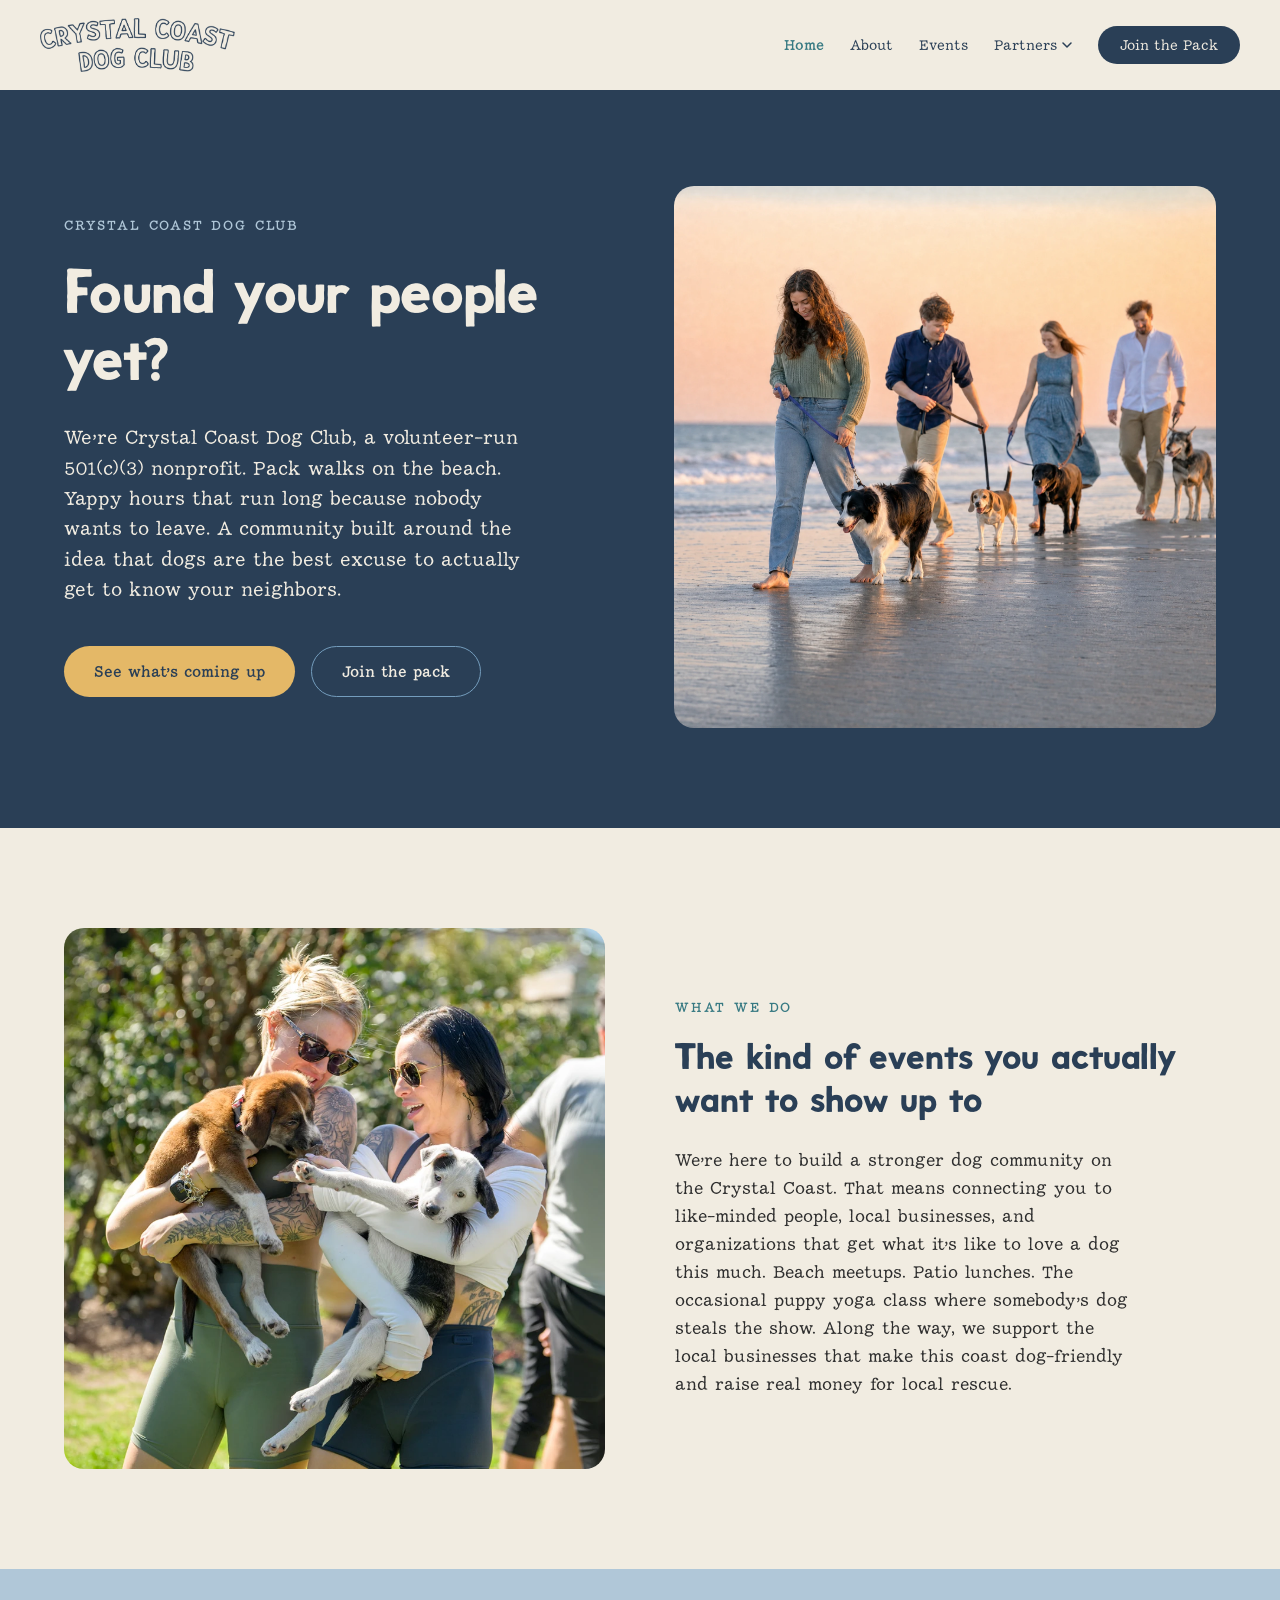
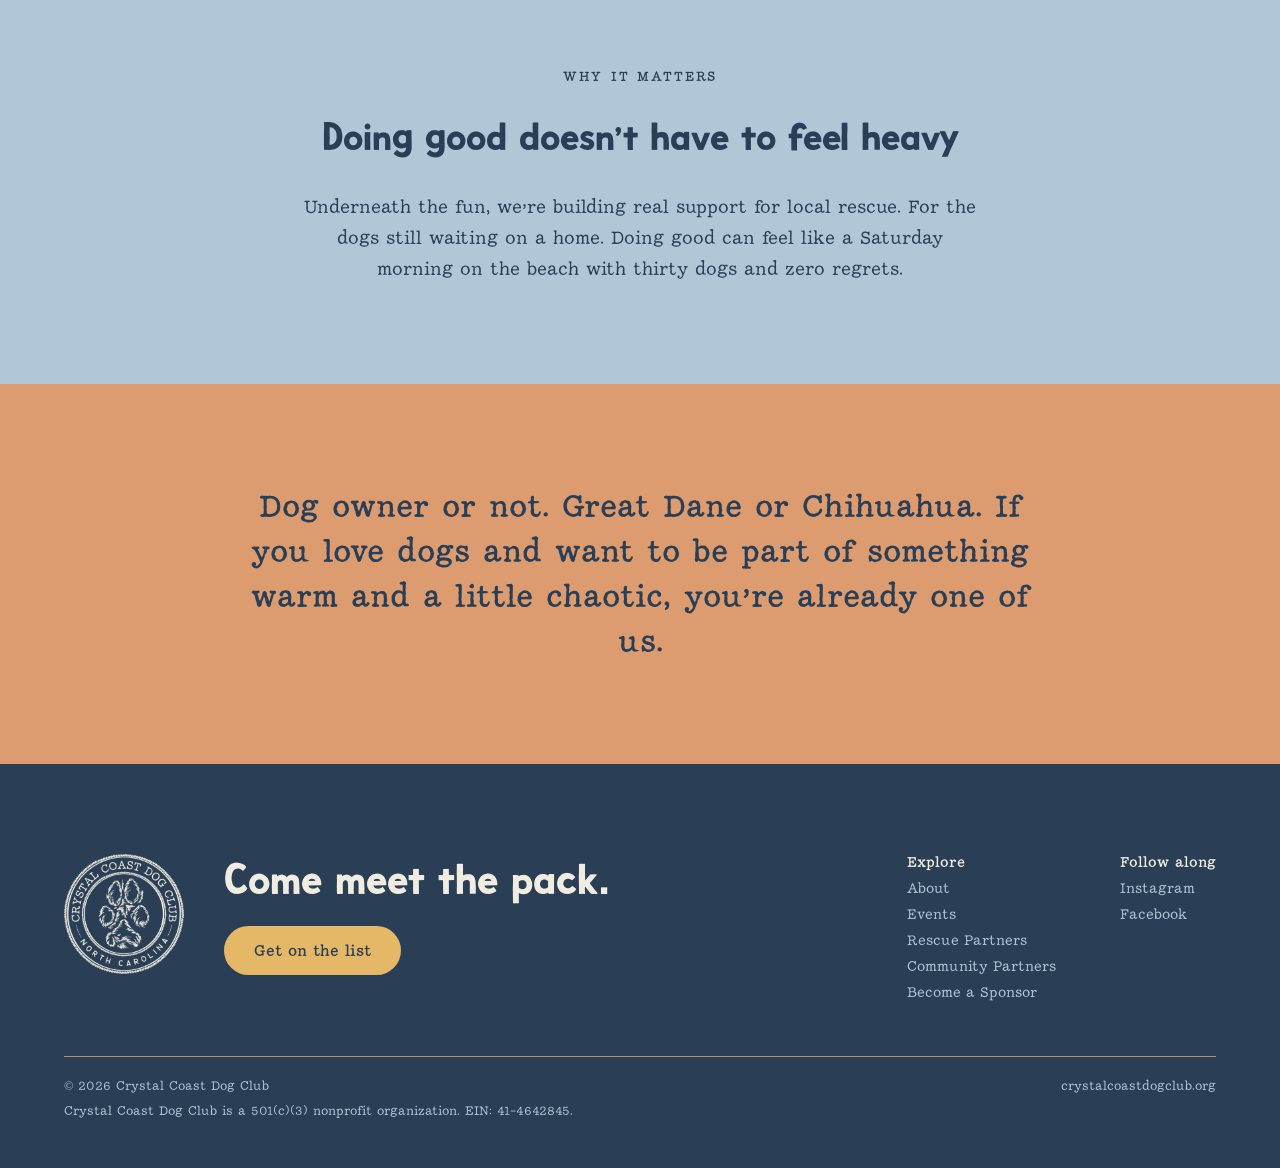
<file: index.html>
<!DOCTYPE html>
<html lang="en">
<head>
<meta charset="utf-8">
<meta name="viewport" content="width=device-width, initial-scale=1">
<title>Crystal Coast Dog Club | Found your people yet?</title>
<meta name="description" content="Crystal Coast Dog Club is a volunteer-run 501(c)(3) nonprofit building community on the Crystal Coast through pack walks, yappy hours, and events that support local dog rescue.">
<link rel="preload" href="fonts/summerhouse-sans.woff2" as="font" type="font/woff2" crossorigin>
<link rel="preload" href="fonts/summerhouse-serif.woff2" as="font" type="font/woff2" crossorigin>
<link rel="stylesheet" href="css/style.css">
<link rel="icon" type="image/png" href="assets/favicon.png">
<link rel="apple-touch-icon" href="assets/apple-touch-icon.png">
</head>
<body>

<header class="site-header">
  <a href="index.html" class="logo">
    <img src="assets/logo-wordmark-navy.png" alt="Crystal Coast Dog Club" class="logo-img">
  </a>
  <nav class="nav">
    <span class="current">Home</span>
    <a href="about.html">About</a>
    <a href="events.html">Events</a>
    <div class="nav-dropdown">
      <button class="nav-dropdown-toggle" type="button">Partners
        <svg width="10" height="6" viewBox="0 0 10 6" fill="none"><path d="M1 1L5 5L9 1" stroke="#2A3F56" stroke-width="1.5" stroke-linecap="round" stroke-linejoin="round"></path></svg>
      </button>
      <div class="nav-dropdown-menu">
        <div class="nav-dropdown-menu-inner">
          <a href="rescue-partners.html">Rescue Partners</a>
          <a href="community-partners.html">Community Partners</a>
          <a href="sponsors.html">Become a Sponsor</a>
        </div>
      </div>
    </div>
    <a href="join.html" class="btn btn-navy btn-sm">Join the Pack</a>
  </nav>
  <button class="nav-toggle" type="button" aria-label="Toggle menu" aria-expanded="false">
    <svg width="24" height="24" viewBox="0 0 24 24" fill="none"><path d="M3 6h18M3 12h18M3 18h18" stroke="#2A3F56" stroke-width="2" stroke-linecap="round"></path></svg>
  </button>
</header>

<section style="display:grid;grid-template-columns:1.05fr 1fr;background:var(--navy);padding:96px 64px 100px;gap:40px" class="hero-grid">
  <div style="display:flex;flex-direction:column;justify-content:center;gap:28px">
    <span class="eyebrow" style="color:var(--coastal-blue)">Crystal Coast Dog Club</span>
    <h1 style="font-weight:700;font-size:64px;line-height:1.05;color:var(--cream);letter-spacing:-0.01em">Found your people yet?</h1>
    <p style="font-size:19px;line-height:1.6;color:var(--cream);max-width:480px;margin:0">We're Crystal Coast Dog Club, a volunteer-run 501(c)(3) nonprofit. Pack walks on the beach. Yappy hours that run long because nobody wants to leave. A community built around the idea that dogs are the best excuse to actually get to know your neighbors.</p>
    <div style="display:flex;gap:16px;margin-top:12px;flex-wrap:wrap">
      <a href="events.html" class="btn btn-accent">See what's coming up</a>
      <a href="join.html" class="btn btn-outline">Join the pack</a>
    </div>
  </div>
  <div style="border-radius:20px;overflow:hidden;min-height:420px">
    <img src="assets/hero-beach-walk.webp" alt="Pack walk on the beach at sunset" style="width:100%;height:100%;object-fit:cover;display:block">
  </div>
</section>

<section class="section grid-2" style="align-items:center">
  <div style="border-radius:20px;overflow:hidden;min-height:380px">
    <img src="assets/puppies-event.webp" alt="Volunteers holding rescue puppies at a Crystal Coast Dog Club event" style="width:100%;height:100%;object-fit:cover;display:block">
  </div>
  <div style="display:flex;flex-direction:column;gap:22px">
    <span class="eyebrow" style="color:var(--teal)">What we do</span>
    <h2 style="font-weight:700;font-size:38px;line-height:1.15;color:var(--navy)">The kind of events you actually want to show up to</h2>
    <p style="font-size:17px;line-height:1.65;max-width:460px;margin:0">We're here to build a stronger dog community on the Crystal Coast. That means connecting you to like-minded people, local businesses, and organizations that get what it's like to love a dog this much. Beach meetups. Patio lunches. The occasional puppy yoga class where somebody's dog steals the show. Along the way, we support the local businesses that make this coast dog-friendly and raise real money for local rescue.</p>
  </div>
</section>

<section class="section" style="background:var(--coastal-blue);display:flex;flex-direction:column;align-items:center;text-align:center;gap:30px">
  <span class="eyebrow" style="color:var(--navy)">Why it matters</span>
  <h2 style="font-weight:700;font-size:40px;line-height:1.2;color:var(--navy);max-width:760px">Doing good doesn't have to feel heavy</h2>
  <p style="font-size:18px;line-height:1.7;color:var(--navy);max-width:680px;margin:0">Underneath the fun, we're building real support for local rescue. For the dogs still waiting on a home. Doing good can feel like a Saturday morning on the beach with thirty dogs and zero regrets.</p>
</section>

<section class="section" style="background:var(--coral);display:flex;justify-content:center">
  <p style="font-weight:600;font-size:30px;line-height:1.5;color:var(--navy);max-width:820px;text-align:center;margin:0">Dog owner or not. Great Dane or Chihuahua. If you love dogs and want to be part of something warm and a little chaotic, you're already one of us.</p>
</section>

<footer class="site-footer">
  <div class="footer-top">
    <img src="assets/logo-badge-cream.png" alt="" class="footer-badge">
    <div class="footer-cta">
      <h2>Come meet the pack.</h2>
      <a href="join.html" class="btn btn-accent">Get on the list</a>
    </div>
    <div class="footer-links">
      <div class="footer-col">
        <span class="footer-col-title">Explore</span>
        <a href="about.html">About</a>
        <a href="events.html">Events</a>
        <a href="rescue-partners.html">Rescue Partners</a>
        <a href="community-partners.html">Community Partners</a>
        <a href="sponsors.html">Become a Sponsor</a>
      </div>
      <div class="footer-col">
        <span class="footer-col-title">Follow along</span>
        <a href="https://www.instagram.com/crystalcoastdogclub" target="_blank" rel="noopener">Instagram</a>
        <a href="https://www.facebook.com/crystalcoastdogclub" target="_blank" rel="noopener">Facebook</a>
      </div>
    </div>
  </div>
  <div class="footer-bottom">
    <div class="footer-bottom-row">
      <span>© 2026 Crystal Coast Dog Club</span>
      <span>crystalcoastdogclub.org</span>
    </div>
    <span>Crystal Coast Dog Club is a 501(c)(3) nonprofit organization. EIN: <a href="https://apps.irs.gov/app/eos/" target="_blank" rel="noopener">41-4642845</a>.</span>
  </div>
</footer>

<script src="js/nav.js"></script>
</body>
</html>
</file>
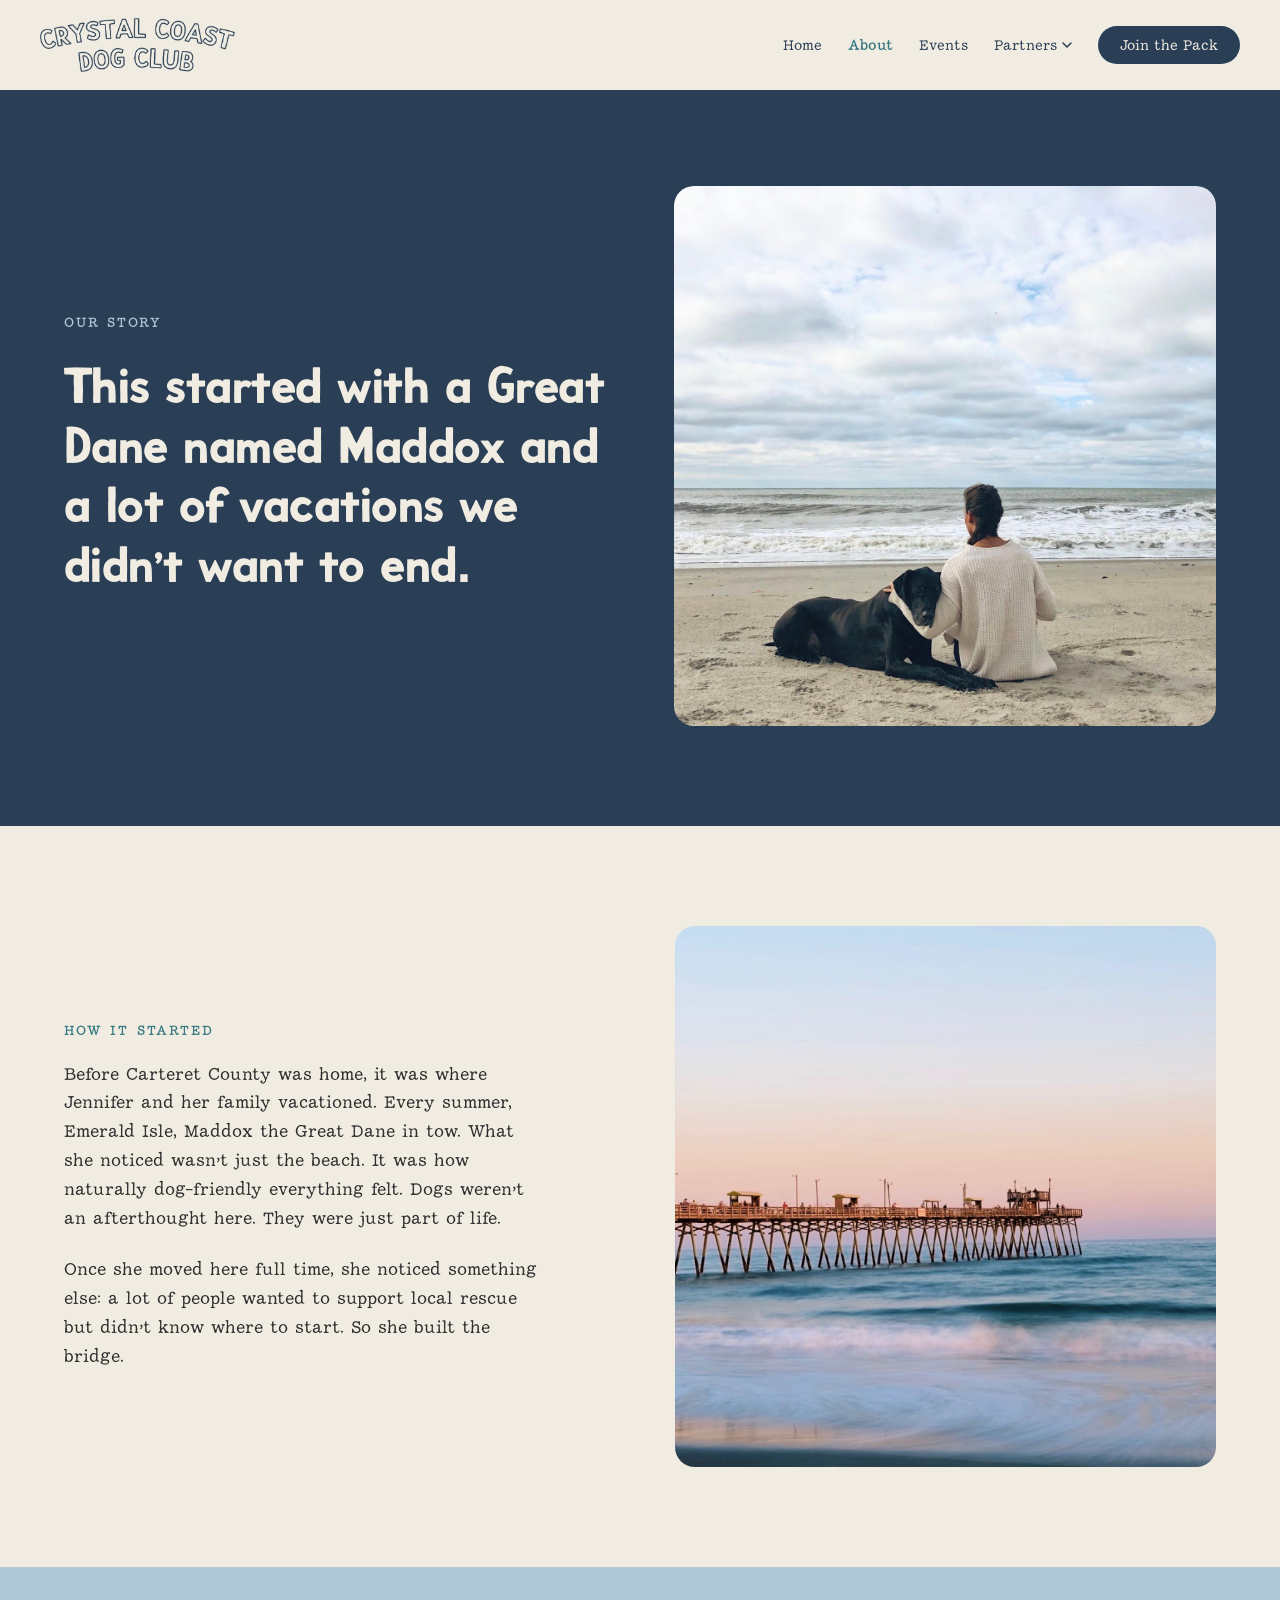
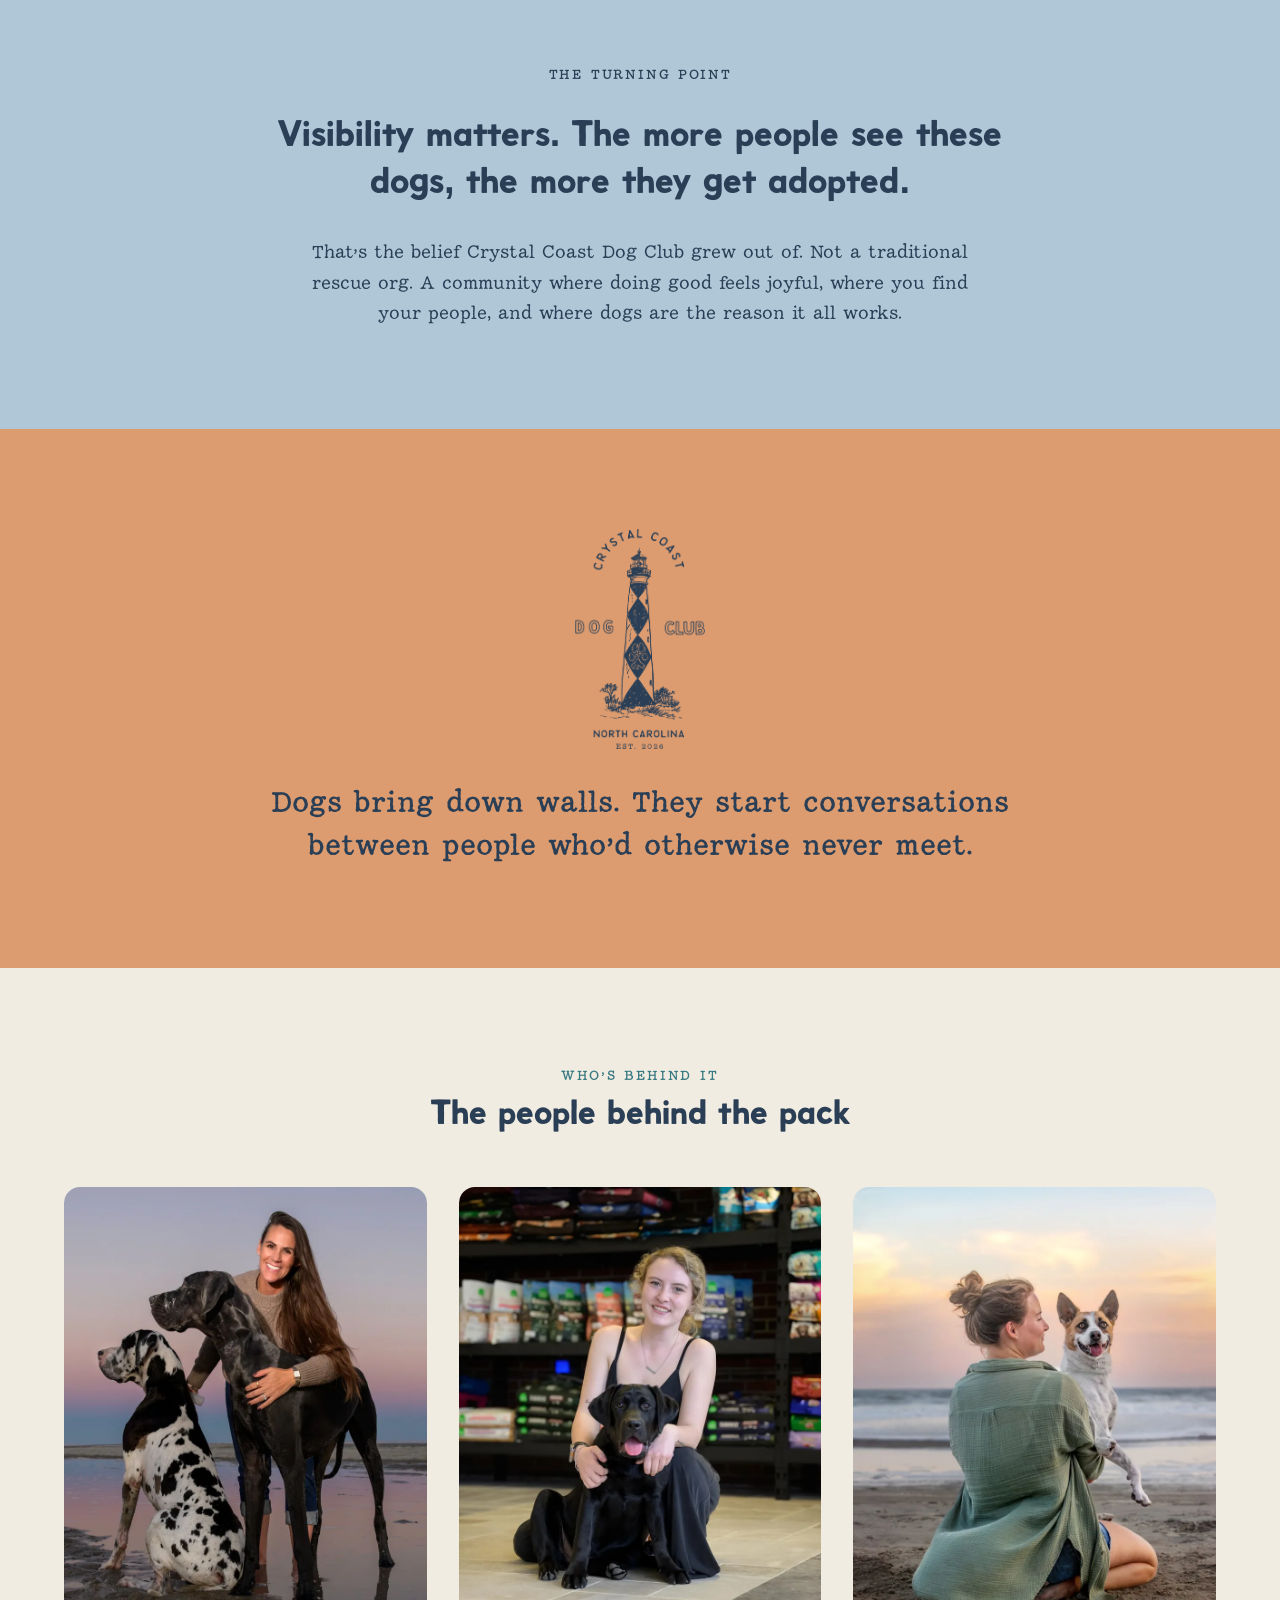
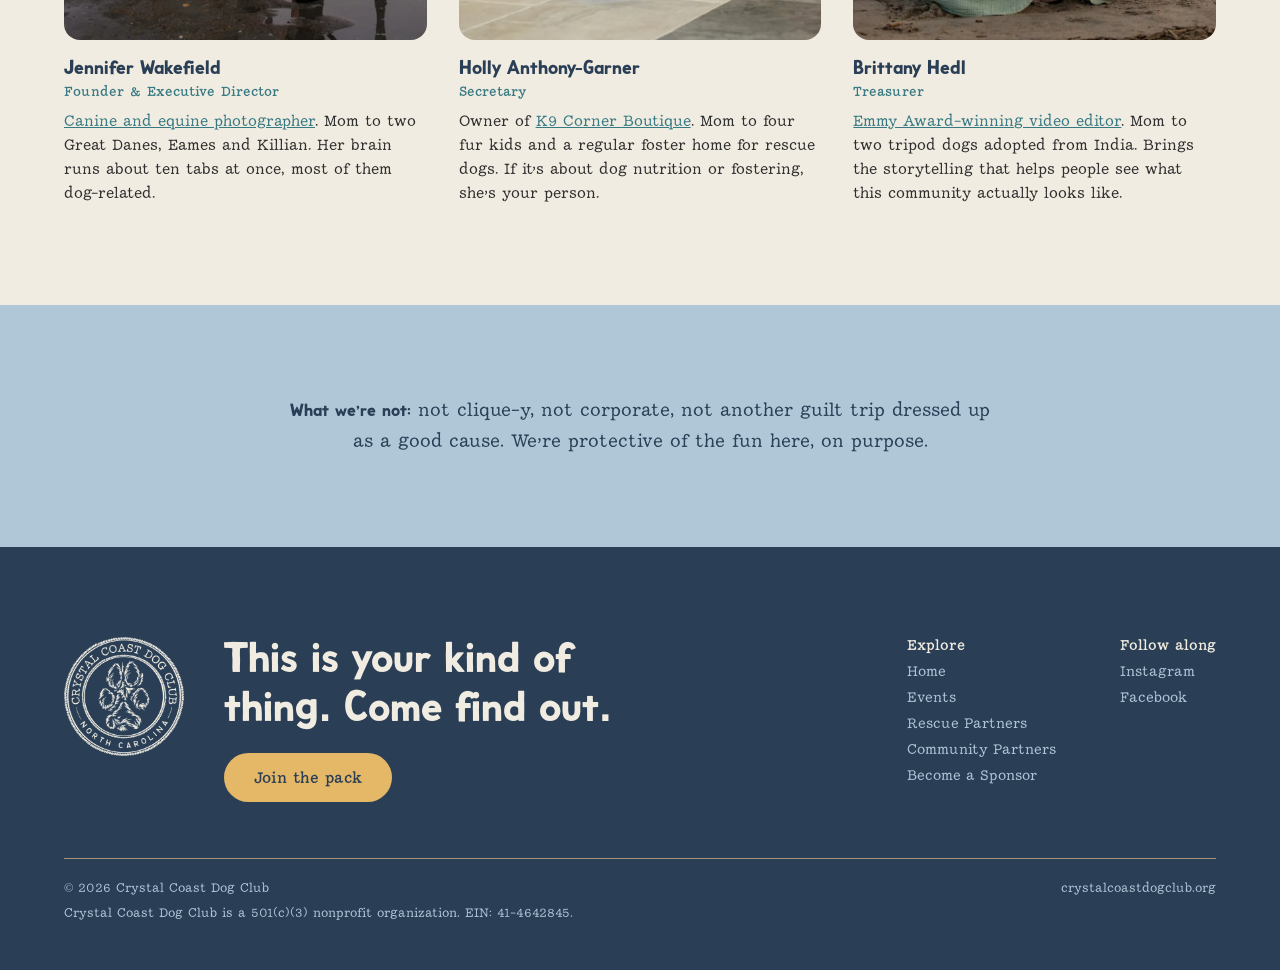
<file: about.html>
<!DOCTYPE html>
<html lang="en">
<head>
<meta charset="utf-8">
<meta name="viewport" content="width=device-width, initial-scale=1">
<title>About / Our Story | Crystal Coast Dog Club</title>
<meta name="description" content="This started with a Great Dane named Maddox and a lot of vacations we didn't want to end. Meet the people behind Crystal Coast Dog Club.">
<link rel="preload" href="fonts/summerhouse-sans.woff2" as="font" type="font/woff2" crossorigin>
<link rel="preload" href="fonts/summerhouse-serif.woff2" as="font" type="font/woff2" crossorigin>
<link rel="stylesheet" href="css/style.css">
<link rel="icon" type="image/png" href="assets/favicon.png">
<link rel="apple-touch-icon" href="assets/apple-touch-icon.png">
</head>
<body>

<header class="site-header">
  <a href="index.html" class="logo">
    <img src="assets/logo-wordmark-navy.png" alt="Crystal Coast Dog Club" class="logo-img">
  </a>
  <nav class="nav">
    <a href="index.html">Home</a>
    <span class="current">About</span>
    <a href="events.html">Events</a>
    <div class="nav-dropdown">
      <button class="nav-dropdown-toggle" type="button">Partners
        <svg width="10" height="6" viewBox="0 0 10 6" fill="none"><path d="M1 1L5 5L9 1" stroke="#2A3F56" stroke-width="1.5" stroke-linecap="round" stroke-linejoin="round"></path></svg>
      </button>
      <div class="nav-dropdown-menu">
        <div class="nav-dropdown-menu-inner">
          <a href="rescue-partners.html">Rescue Partners</a>
          <a href="community-partners.html">Community Partners</a>
          <a href="sponsors.html">Become a Sponsor</a>
        </div>
      </div>
    </div>
    <a href="join.html" class="btn btn-navy btn-sm">Join the Pack</a>
  </nav>
  <button class="nav-toggle" type="button" aria-label="Toggle menu" aria-expanded="false">
    <svg width="24" height="24" viewBox="0 0 24 24" fill="none"><path d="M3 6h18M3 12h18M3 18h18" stroke="#2A3F56" stroke-width="2" stroke-linecap="round"></path></svg>
  </button>
</header>

<section style="display:grid;grid-template-columns:1.05fr 1fr;background:var(--navy);padding:96px 64px 100px;gap:40px" class="hero-grid">
  <div style="display:flex;flex-direction:column;justify-content:center;gap:28px">
    <span class="eyebrow" style="color:var(--coastal-blue)">Our story</span>
    <h1 style="font-weight:700;font-size:52px;line-height:1.15;color:var(--cream);letter-spacing:-0.01em">This started with a Great Dane named Maddox and a lot of vacations we didn't want to end.</h1>
  </div>
  <div style="border-radius:20px;overflow:hidden;min-height:420px">
    <img src="assets/maddox-beach.jpg" alt="Maddox the Great Dane and Jennifer on the beach at Emerald Isle" style="width:100%;height:100%;object-fit:cover;display:block">
  </div>
</section>

<section class="section grid-2" style="align-items:center">
  <div style="display:flex;flex-direction:column;gap:22px">
    <span class="eyebrow" style="color:var(--teal)">How it started</span>
    <p style="font-size:17px;line-height:1.7;max-width:480px;margin:0">Before Carteret County was home, it was where Jennifer and her family vacationed. Every summer, Emerald Isle, Maddox the Great Dane in tow. What she noticed wasn't just the beach. It was how naturally dog-friendly everything felt. Dogs weren't an afterthought here. They were just part of life.</p>
    <p style="font-size:17px;line-height:1.7;max-width:480px;margin:0">Once she moved here full time, she noticed something else: a lot of people wanted to support local rescue but didn't know where to start. So she built the bridge.</p>
  </div>
  <div style="border-radius:20px;overflow:hidden;min-height:380px">
    <img src="assets/emerald-isle-pier.jpg" alt="Emerald Isle beach town pier at sunset" style="width:100%;height:100%;object-fit:cover;display:block">
  </div>
</section>

<section class="section" style="background:var(--coastal-blue);display:flex;flex-direction:column;align-items:center;text-align:center;gap:30px">
  <span class="eyebrow" style="color:var(--navy)">The turning point</span>
  <h2 style="font-weight:700;font-size:38px;line-height:1.25;color:var(--navy);max-width:760px">Visibility matters. The more people see these dogs, the more they get adopted.</h2>
  <p style="font-size:18px;line-height:1.7;color:var(--navy);max-width:680px;margin:0">That's the belief Crystal Coast Dog Club grew out of. Not a traditional rescue org. A community where doing good feels joyful, where you find your people, and where dogs are the reason it all works.</p>
</section>

<section class="section" style="background:var(--coral);display:flex;flex-direction:column;align-items:center;gap:32px">
  <img src="assets/logo-lighthouse-navy.png" alt="" style="height:220px;width:auto">
  <p style="font-weight:600;font-size:28px;line-height:1.55;color:var(--navy);max-width:800px;text-align:center;margin:0">Dogs bring down walls. They start conversations between people who'd otherwise never meet.</p>
</section>

<section class="section" style="display:flex;flex-direction:column;gap:56px">
  <div style="display:flex;flex-direction:column;gap:12px;text-align:center">
    <span class="eyebrow" style="color:var(--teal)">Who's behind it</span>
    <h2 style="font-weight:700;font-size:36px;color:var(--navy)">The people behind the pack</h2>
  </div>
  <div class="grid-3">
    <div style="display:flex;flex-direction:column;gap:18px">
      <a href="https://www.jenniferwakefieldphotography.com/" target="_blank" rel="noopener" aria-label="Visit Jennifer Wakefield Photography" style="display:block;aspect-ratio:4/5;border-radius:16px;overflow:hidden"><img src="assets/jennifer-wakefield.webp" alt="Jennifer Wakefield on the beach at dusk with her two Great Danes" loading="lazy" style="width:100%;height:100%;object-fit:cover;display:block"></a>
      <div>
        <h3 style="font-weight:700;font-size:20px;color:var(--navy);margin:0 0 4px">Jennifer Wakefield</h3>
        <span style="font-size:13px;font-weight:600;color:var(--teal)">Founder &amp; Executive Director</span>
        <p style="font-size:15px;line-height:1.6;margin:10px 0 0"><a href="https://www.jenniferwakefieldphotography.com/" target="_blank" rel="noopener" style="text-decoration:underline">Canine and equine photographer</a>. Mom to two Great Danes, Eames and Killian. Her brain runs about ten tabs at once, most of them dog-related.</p>
      </div>
    </div>
    <div style="display:flex;flex-direction:column;gap:18px">
      <a href="https://www.k9corner.shop/" target="_blank" rel="noopener" aria-label="Visit K9 Corner Boutique" style="display:block;aspect-ratio:4/5;border-radius:16px;overflow:hidden"><img src="assets/holly-anthony-garner.webp" alt="Holly Anthony-Garner with a black Lab puppy inside K9 Corner Boutique" loading="lazy" style="width:100%;height:100%;object-fit:cover;display:block"></a>
      <div>
        <h3 style="font-weight:700;font-size:20px;color:var(--navy);margin:0 0 4px">Holly Anthony-Garner</h3>
        <span style="font-size:13px;font-weight:600;color:var(--teal)">Secretary</span>
        <p style="font-size:15px;line-height:1.6;margin:10px 0 0">Owner of <a href="https://www.k9corner.shop/" target="_blank" rel="noopener" style="text-decoration:underline">K9 Corner Boutique</a>. Mom to four fur kids and a regular foster home for rescue dogs. If it's about dog nutrition or fostering, she's your person.</p>
      </div>
    </div>
    <div style="display:flex;flex-direction:column;gap:18px">
      <a href="https://www.brittanyhedl.com/" target="_blank" rel="noopener" aria-label="Visit Brittany Hedl's website" style="display:block;aspect-ratio:4/5;border-radius:16px;overflow:hidden"><img src="assets/brittany-hedl.webp" alt="Brittany Hedl on the beach at sunset holding her dog" loading="lazy" style="width:100%;height:100%;object-fit:cover;display:block"></a>
      <div>
        <h3 style="font-weight:700;font-size:20px;color:var(--navy);margin:0 0 4px">Brittany Hedl</h3>
        <span style="font-size:13px;font-weight:600;color:var(--teal)">Treasurer</span>
        <p style="font-size:15px;line-height:1.6;margin:10px 0 0"><a href="https://www.brittanyhedl.com/" target="_blank" rel="noopener" style="text-decoration:underline">Emmy Award-winning video editor</a>. Mom to two tripod dogs adopted from India. Brings the storytelling that helps people see what this community actually looks like.</p>
      </div>
    </div>
  </div>
</section>

<section class="section" style="background:var(--coastal-blue);display:flex;justify-content:center;padding-top:90px;padding-bottom:90px">
  <p style="font-size:18px;line-height:1.7;color:var(--navy);max-width:700px;text-align:center;margin:0"><strong style="font-family:var(--font-display)">What we're not:</strong> not clique-y, not corporate, not another guilt trip dressed up as a good cause. We're protective of the fun here, on purpose.</p>
</section>

<footer class="site-footer">
  <div class="footer-top">
    <img src="assets/logo-badge-cream.png" alt="" class="footer-badge">
    <div class="footer-cta">
      <h2>This is your kind of thing. Come find out.</h2>
      <a href="join.html" class="btn btn-accent">Join the pack</a>
    </div>
    <div class="footer-links">
      <div class="footer-col">
        <span class="footer-col-title">Explore</span>
        <a href="index.html">Home</a>
        <a href="events.html">Events</a>
        <a href="rescue-partners.html">Rescue Partners</a>
        <a href="community-partners.html">Community Partners</a>
        <a href="sponsors.html">Become a Sponsor</a>
      </div>
      <div class="footer-col">
        <span class="footer-col-title">Follow along</span>
        <a href="https://www.instagram.com/crystalcoastdogclub" target="_blank" rel="noopener">Instagram</a>
        <a href="https://www.facebook.com/crystalcoastdogclub" target="_blank" rel="noopener">Facebook</a>
      </div>
    </div>
  </div>
  <div class="footer-bottom">
    <div class="footer-bottom-row">
      <span>© 2026 Crystal Coast Dog Club</span>
      <span>crystalcoastdogclub.org</span>
    </div>
    <span>Crystal Coast Dog Club is a 501(c)(3) nonprofit organization. EIN: <a href="https://apps.irs.gov/app/eos/" target="_blank" rel="noopener">41-4642845</a>.</span>
  </div>
</footer>

<script src="js/nav.js"></script>
</body>
</html>
</file>
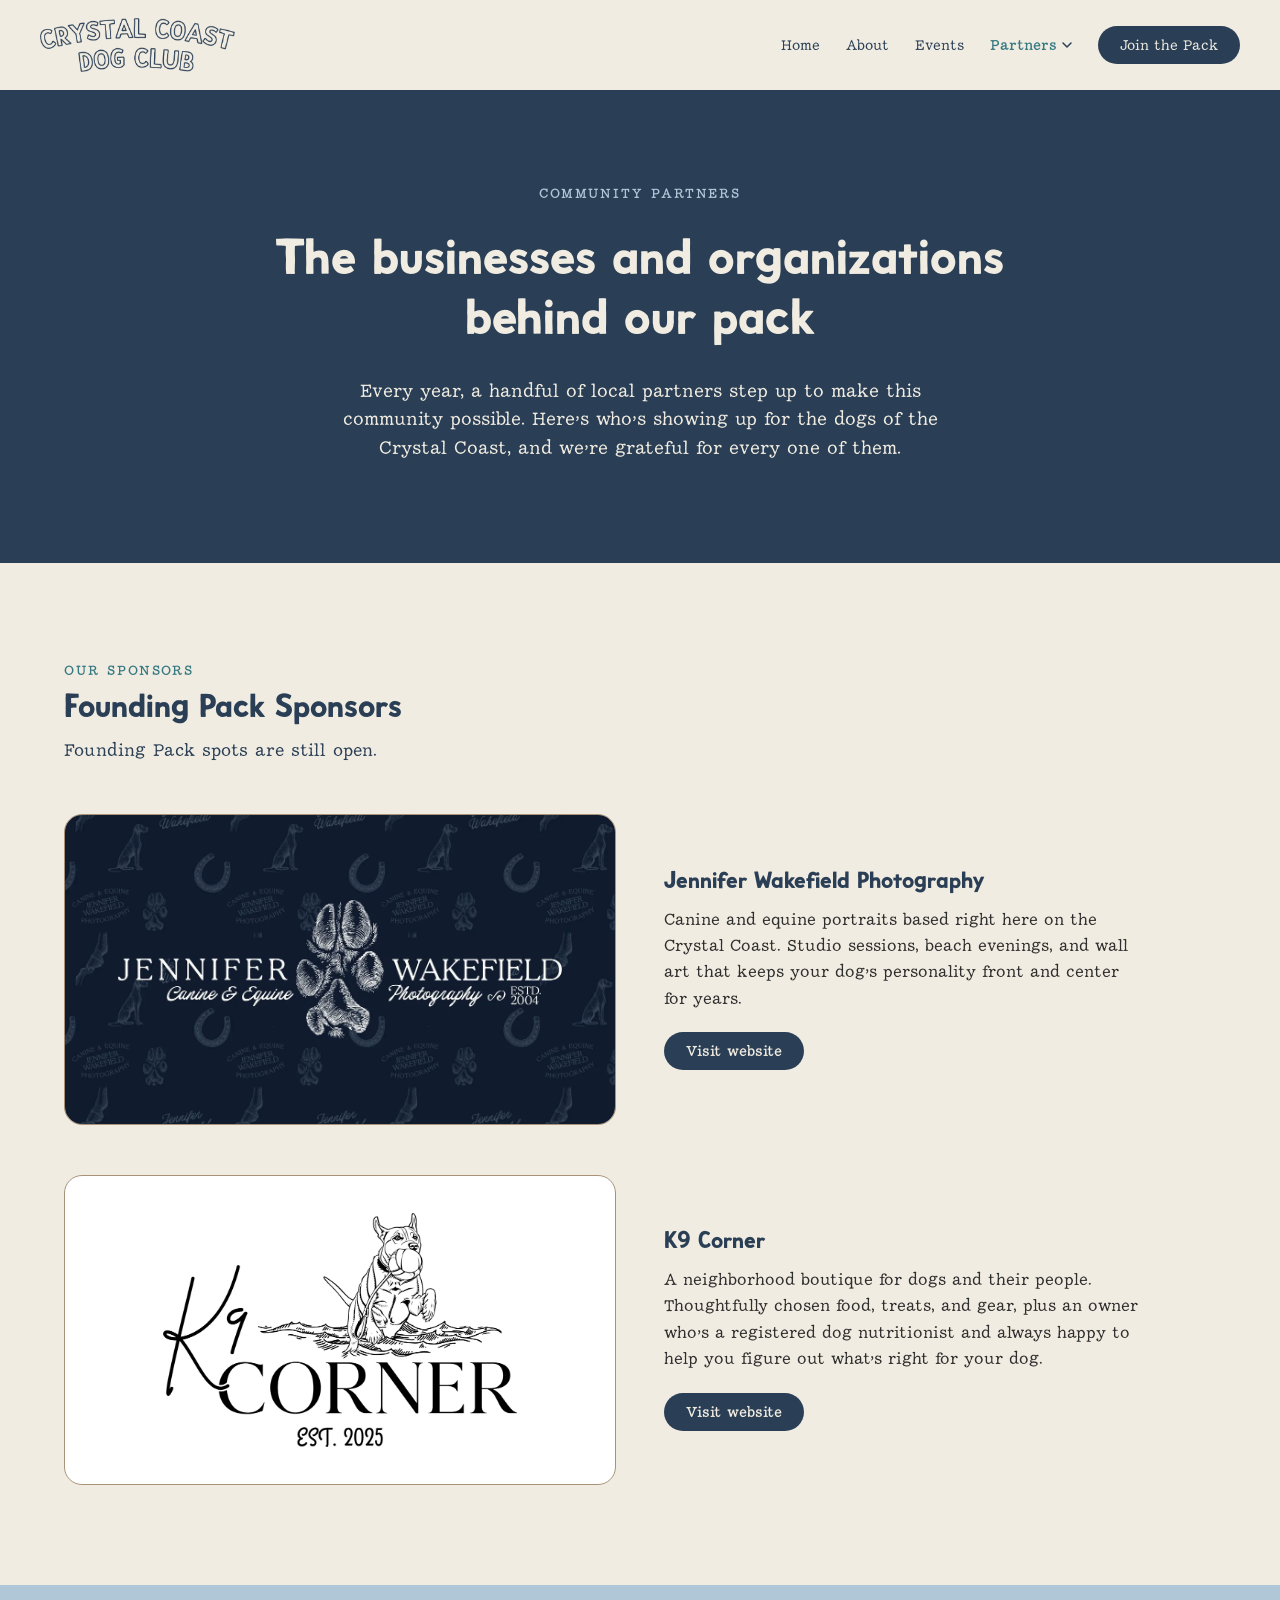
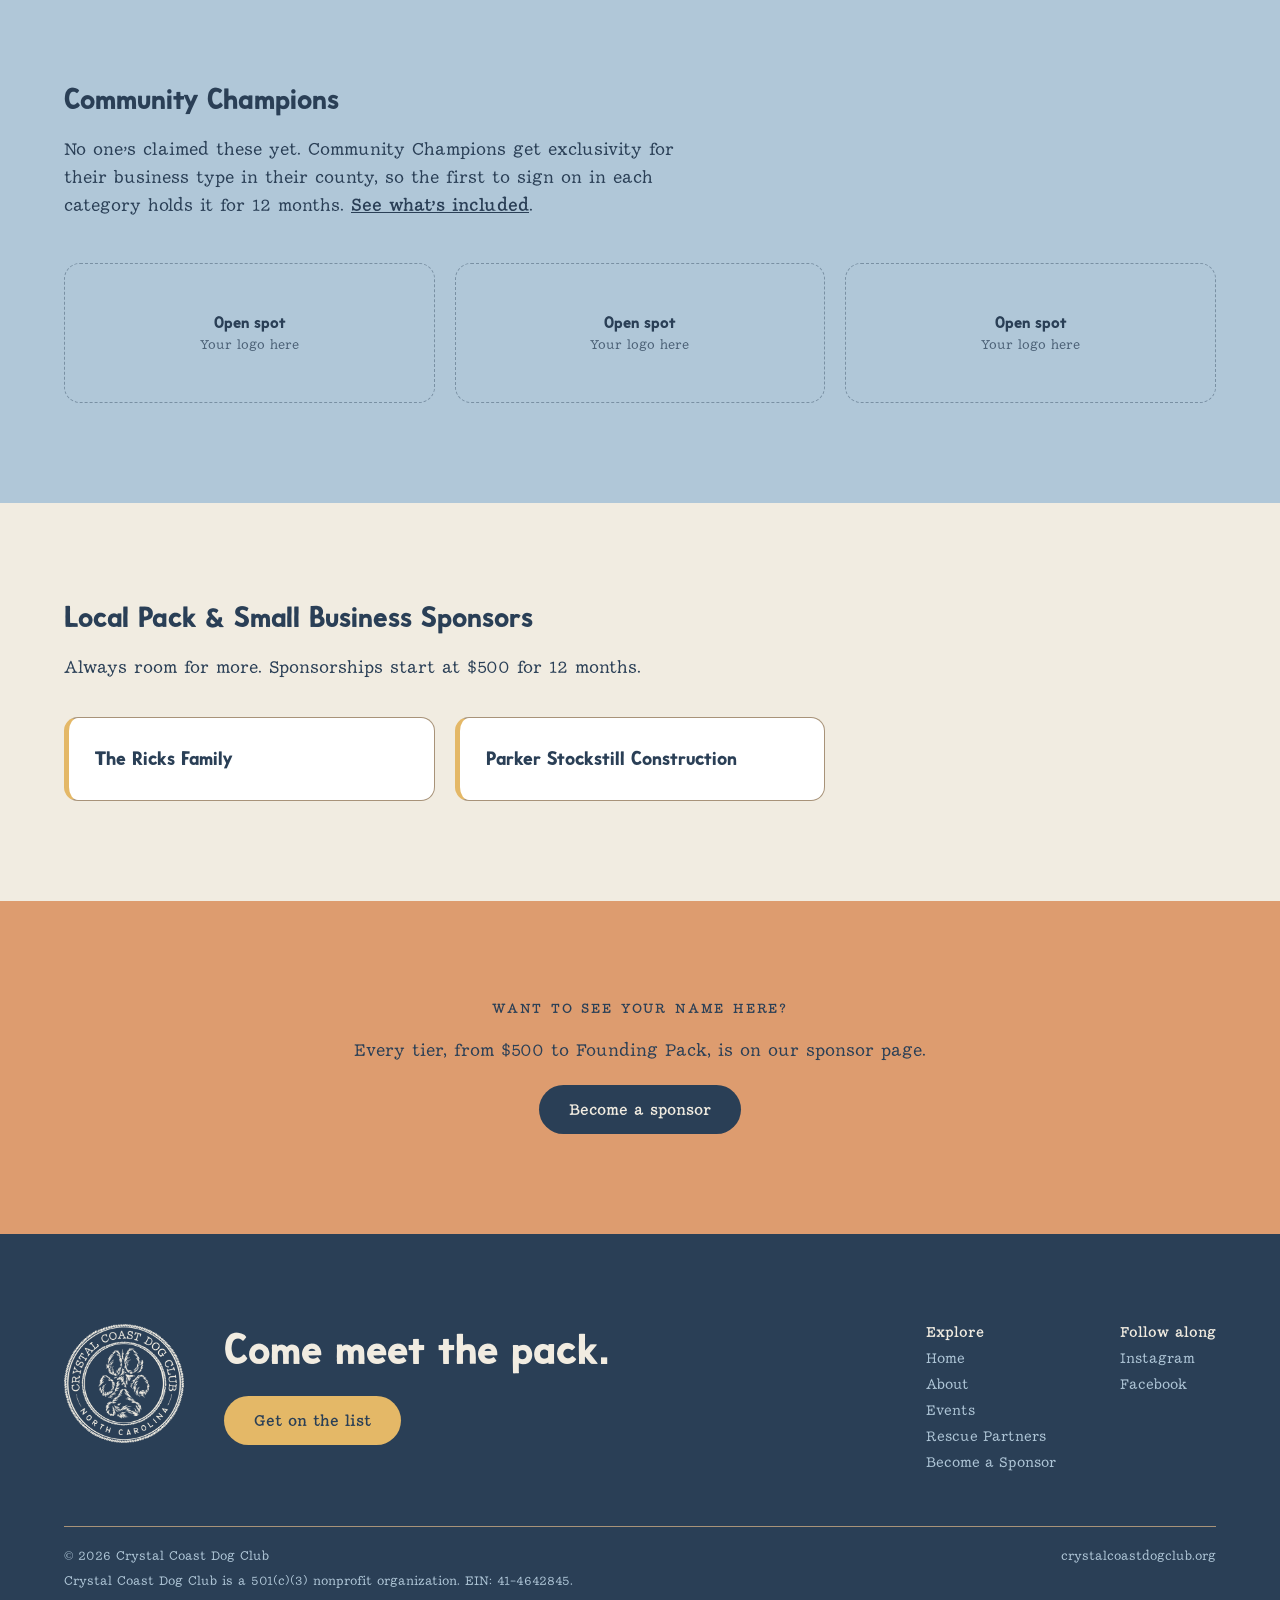
<file: community-partners.html>
<!DOCTYPE html>
<html lang="en">
<head>
<meta charset="utf-8">
<meta name="viewport" content="width=device-width, initial-scale=1">
<title>Community Partners | Crystal Coast Dog Club</title>
<meta name="description" content="The businesses and organizations behind our pack. Meet Crystal Coast Dog Club's community partners and sponsors.">
<link rel="preload" href="fonts/summerhouse-sans.woff2" as="font" type="font/woff2" crossorigin>
<link rel="preload" href="fonts/summerhouse-serif.woff2" as="font" type="font/woff2" crossorigin>
<link rel="stylesheet" href="css/style.css">
<link rel="icon" type="image/png" href="assets/favicon.png">
<link rel="apple-touch-icon" href="assets/apple-touch-icon.png">
</head>
<body>

<header class="site-header">
  <a href="index.html" class="logo">
    <img src="assets/logo-wordmark-navy.png" alt="Crystal Coast Dog Club" class="logo-img">
  </a>
  <nav class="nav">
    <a href="index.html">Home</a>
    <a href="about.html">About</a>
    <a href="events.html">Events</a>
    <div class="nav-dropdown is-current">
      <button class="nav-dropdown-toggle" type="button">Partners
        <svg width="10" height="6" viewBox="0 0 10 6" fill="none"><path d="M1 1L5 5L9 1" stroke="#2A3F56" stroke-width="1.5" stroke-linecap="round" stroke-linejoin="round"></path></svg>
      </button>
      <div class="nav-dropdown-menu">
        <div class="nav-dropdown-menu-inner">
          <a href="rescue-partners.html">Rescue Partners</a>
          <a href="community-partners.html">Community Partners</a>
          <a href="sponsors.html">Become a Sponsor</a>
        </div>
      </div>
    </div>
    <a href="join.html" class="btn btn-navy btn-sm">Join the Pack</a>
  </nav>
  <button class="nav-toggle" type="button" aria-label="Toggle menu" aria-expanded="false">
    <svg width="24" height="24" viewBox="0 0 24 24" fill="none"><path d="M3 6h18M3 12h18M3 18h18" stroke="#2A3F56" stroke-width="2" stroke-linecap="round"></path></svg>
  </button>
</header>

<section style="display:flex;flex-direction:column;background:var(--navy);padding:96px 64px 100px;gap:28px;align-items:center;text-align:center">
  <span class="eyebrow" style="color:var(--coastal-blue)">Community Partners</span>
  <h1 style="font-weight:700;font-size:52px;line-height:1.15;color:var(--cream);max-width:760px">The businesses and organizations behind our pack</h1>
  <p style="font-size:18px;line-height:1.6;color:var(--cream);max-width:640px;margin:0">Every year, a handful of local partners step up to make this community possible. Here's who's showing up for the dogs of the Crystal Coast, and we're grateful for every one of them.</p>
</section>

<section class="section" style="display:flex;flex-direction:column;gap:50px">
  <div style="display:flex;flex-direction:column;gap:12px">
    <span class="eyebrow" style="color:var(--teal)">Our Sponsors</span>
    <h2 style="font-weight:700;font-size:34px;color:var(--navy)">Founding Pack Sponsors</h2>
    <p style="font-size:17px;line-height:1.65;color:var(--navy);max-width:640px;margin:0">Founding Pack spots are still open.</p>
  </div>
  <div class="grid-2" style="gap:48px;align-items:center">
    <a href="https://www.jenniferwakefieldphotography.com/" target="_blank" rel="noopener" aria-label="Visit Jennifer Wakefield Photography" style="display:flex;align-items:center;justify-content:center;aspect-ratio:16/9;background:#101B2F;border:1px solid var(--taupe);border-radius:18px;overflow:hidden">
      <img src="assets/sponsor-jennifer-wakefield-photography.webp" alt="Jennifer Wakefield Canine and Equine Photography logo" loading="lazy" style="width:100%;height:100%;object-fit:cover;display:block">
    </a>
    <div style="display:flex;flex-direction:column;gap:14px">
      <h3 style="font-weight:700;font-size:24px;color:var(--navy)"><a href="https://www.jenniferwakefieldphotography.com/" target="_blank" rel="noopener" class="name-link">Jennifer Wakefield Photography</a></h3>
      <p style="font-size:16px;line-height:1.65;margin:0;max-width:480px">Canine and equine portraits based right here on the Crystal Coast. Studio sessions, beach evenings, and wall art that keeps your dog's personality front and center for years.</p>
      <a href="https://www.jenniferwakefieldphotography.com/" target="_blank" rel="noopener" class="btn btn-navy btn-sm" style="margin-top:6px">Visit website</a>
    </div>
  </div>
  <div class="grid-2" style="gap:48px;align-items:center">
    <a href="https://www.k9corner.shop/" target="_blank" rel="noopener" aria-label="Visit K9 Corner" style="display:flex;align-items:center;justify-content:center;aspect-ratio:16/9;background:#FFFFFF;border:1px solid var(--taupe);border-radius:18px;overflow:hidden">
      <img src="assets/sponsor-k9-corner.webp" alt="K9 Corner logo" loading="lazy" style="width:100%;height:100%;object-fit:contain;display:block;padding:28px">
    </a>
    <div style="display:flex;flex-direction:column;gap:14px">
      <h3 style="font-weight:700;font-size:24px;color:var(--navy)"><a href="https://www.k9corner.shop/" target="_blank" rel="noopener" class="name-link">K9 Corner</a></h3>
      <p style="font-size:16px;line-height:1.65;margin:0;max-width:480px">A neighborhood boutique for dogs and their people. Thoughtfully chosen food, treats, and gear, plus an owner who's a registered dog nutritionist and always happy to help you figure out what's right for your dog.</p>
      <a href="https://www.k9corner.shop/" target="_blank" rel="noopener" class="btn btn-navy btn-sm" style="margin-top:6px">Visit website</a>
    </div>
  </div>
</section>

<section class="section" style="background:var(--coastal-blue);display:flex;flex-direction:column;gap:44px">
  <h2 style="font-weight:700;font-size:30px;color:var(--navy)">Community Champions</h2>
  <p style="font-size:17px;line-height:1.65;color:var(--navy);max-width:640px;margin:-24px 0 0">No one's claimed these yet. Community Champions get exclusivity for their business type in their county, so the first to sign on in each category holds it for 12 months. <a href="sponsors.html" style="color:var(--navy);font-weight:600;text-decoration:underline">See what's included</a>.</p>
  <div class="grid-3" style="gap:20px">
    <div style="display:flex;flex-direction:column;align-items:center;justify-content:center;gap:6px;border:1.5px dashed rgba(42,63,86,0.4);border-radius:16px;min-height:140px;width:100%">
      <span style="font-family:var(--font-display);font-weight:600;font-size:17px;color:var(--navy)">Open spot</span>
      <span style="font-size:13px;color:var(--navy);opacity:0.75">Your logo here</span>
    </div>
    <div style="display:flex;flex-direction:column;align-items:center;justify-content:center;gap:6px;border:1.5px dashed rgba(42,63,86,0.4);border-radius:16px;min-height:140px;width:100%">
      <span style="font-family:var(--font-display);font-weight:600;font-size:17px;color:var(--navy)">Open spot</span>
      <span style="font-size:13px;color:var(--navy);opacity:0.75">Your logo here</span>
    </div>
    <div style="display:flex;flex-direction:column;align-items:center;justify-content:center;gap:6px;border:1.5px dashed rgba(42,63,86,0.4);border-radius:16px;min-height:140px;width:100%">
      <span style="font-family:var(--font-display);font-weight:600;font-size:17px;color:var(--navy)">Open spot</span>
      <span style="font-size:13px;color:var(--navy);opacity:0.75">Your logo here</span>
    </div>
  </div>
</section>

<section class="section" style="display:flex;flex-direction:column;gap:36px">
  <h2 style="font-weight:700;font-size:30px;color:var(--navy)">Local Pack &amp; Small Business Sponsors</h2>
  <p style="font-size:17px;line-height:1.65;color:var(--navy);max-width:640px;margin:-16px 0 0">Always room for more. Sponsorships start at $500 for 12 months.</p>
  <div class="grid-3" style="gap:20px">
    <div class="sponsor-name">The Ricks Family</div>
    <div class="sponsor-name">Parker Stockstill Construction</div>
  </div>
</section>

<section class="section" style="background:var(--coral);display:flex;flex-direction:column;gap:20px;align-items:center;text-align:center">
  <span class="eyebrow" style="color:var(--navy)">Want to see your name here?</span>
  <p style="font-size:17px;line-height:1.7;color:var(--navy);max-width:640px;margin:0">Every tier, from $500 to Founding Pack, is on our sponsor page.</p>
  <a href="sponsors.html" class="btn btn-navy">Become a sponsor</a>
</section>

<footer class="site-footer">
  <div class="footer-top">
    <img src="assets/logo-badge-cream.png" alt="" class="footer-badge">
    <div class="footer-cta">
      <h2>Come meet the pack.</h2>
      <a href="join.html" class="btn btn-accent">Get on the list</a>
    </div>
    <div class="footer-links">
      <div class="footer-col">
        <span class="footer-col-title">Explore</span>
        <a href="index.html">Home</a>
        <a href="about.html">About</a>
        <a href="events.html">Events</a>
        <a href="rescue-partners.html">Rescue Partners</a>
        <a href="sponsors.html">Become a Sponsor</a>
      </div>
      <div class="footer-col">
        <span class="footer-col-title">Follow along</span>
        <a href="https://www.instagram.com/crystalcoastdogclub" target="_blank" rel="noopener">Instagram</a>
        <a href="https://www.facebook.com/crystalcoastdogclub" target="_blank" rel="noopener">Facebook</a>
      </div>
    </div>
  </div>
  <div class="footer-bottom">
    <div class="footer-bottom-row">
      <span>© 2026 Crystal Coast Dog Club</span>
      <span>crystalcoastdogclub.org</span>
    </div>
    <span>Crystal Coast Dog Club is a 501(c)(3) nonprofit organization. EIN: <a href="https://apps.irs.gov/app/eos/" target="_blank" rel="noopener">41-4642845</a>.</span>
  </div>
</footer>

<script src="js/nav.js"></script>
</body>
</html>
</file>
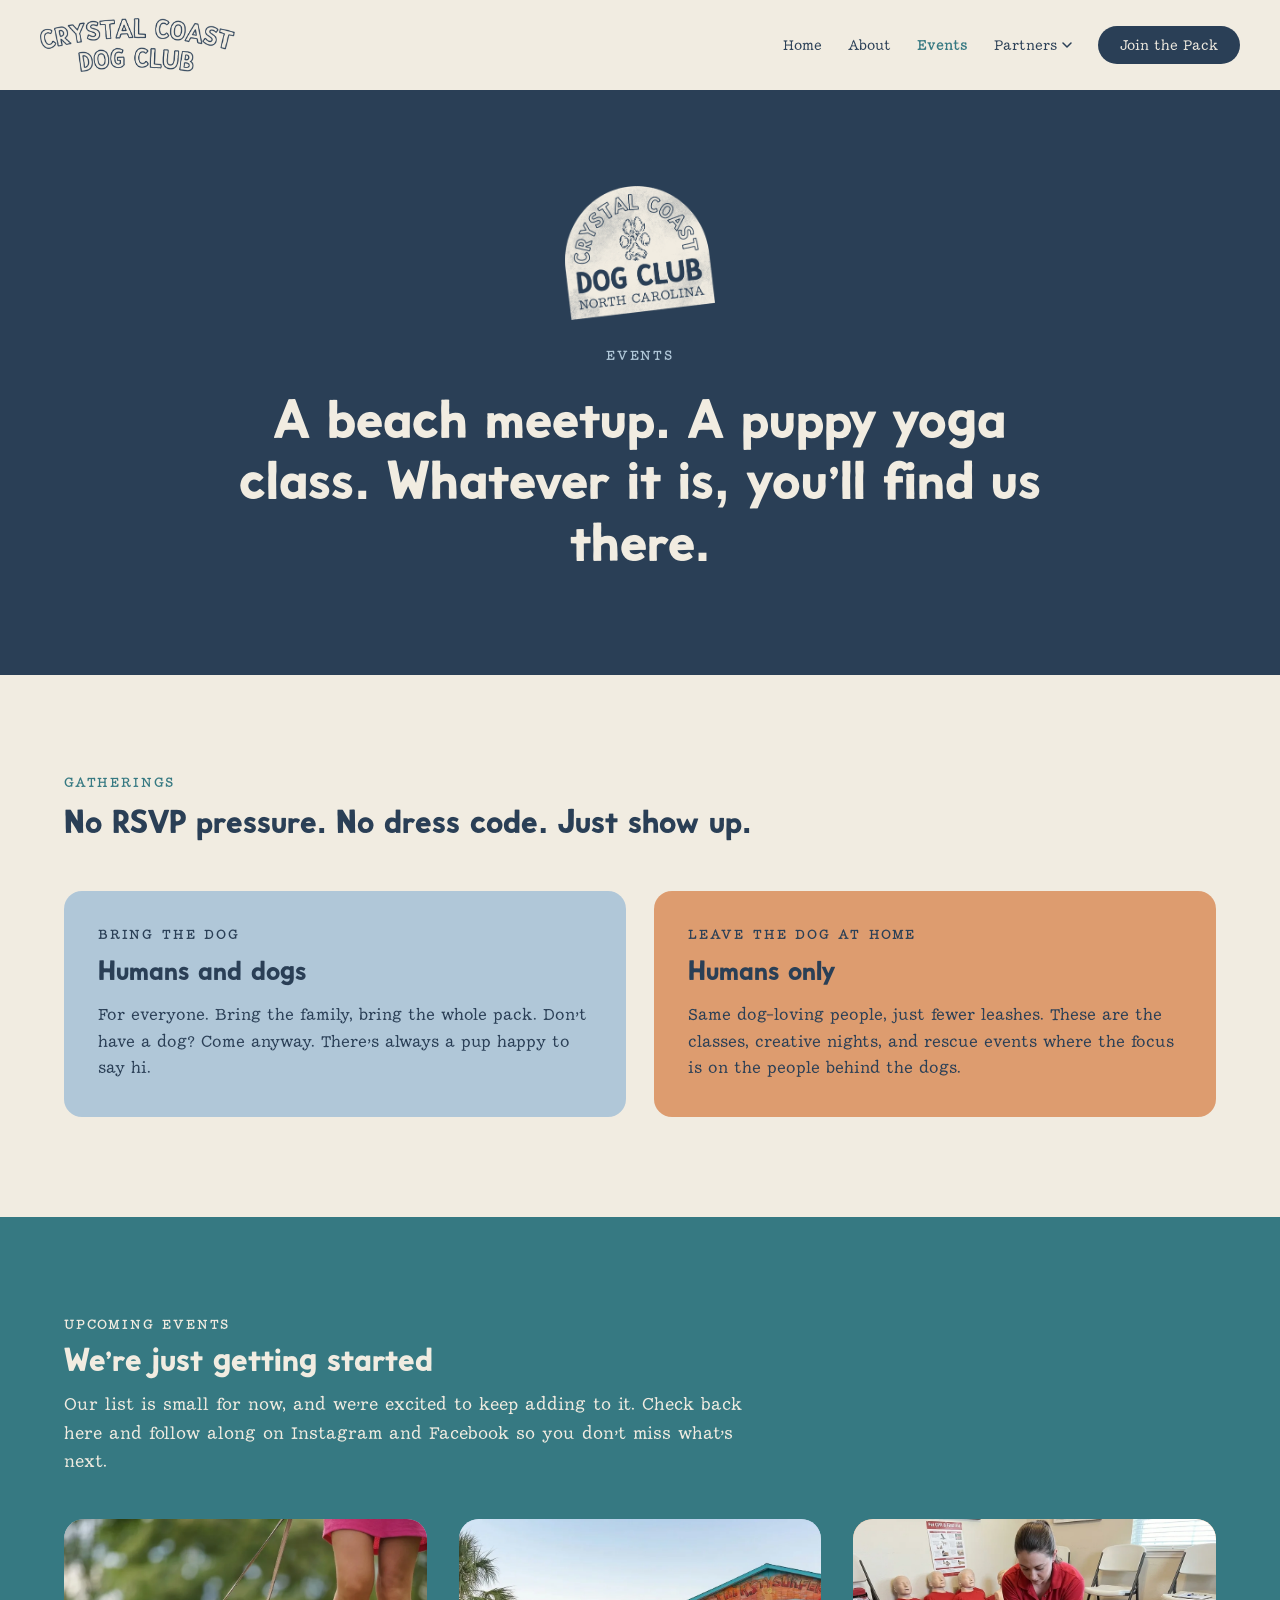
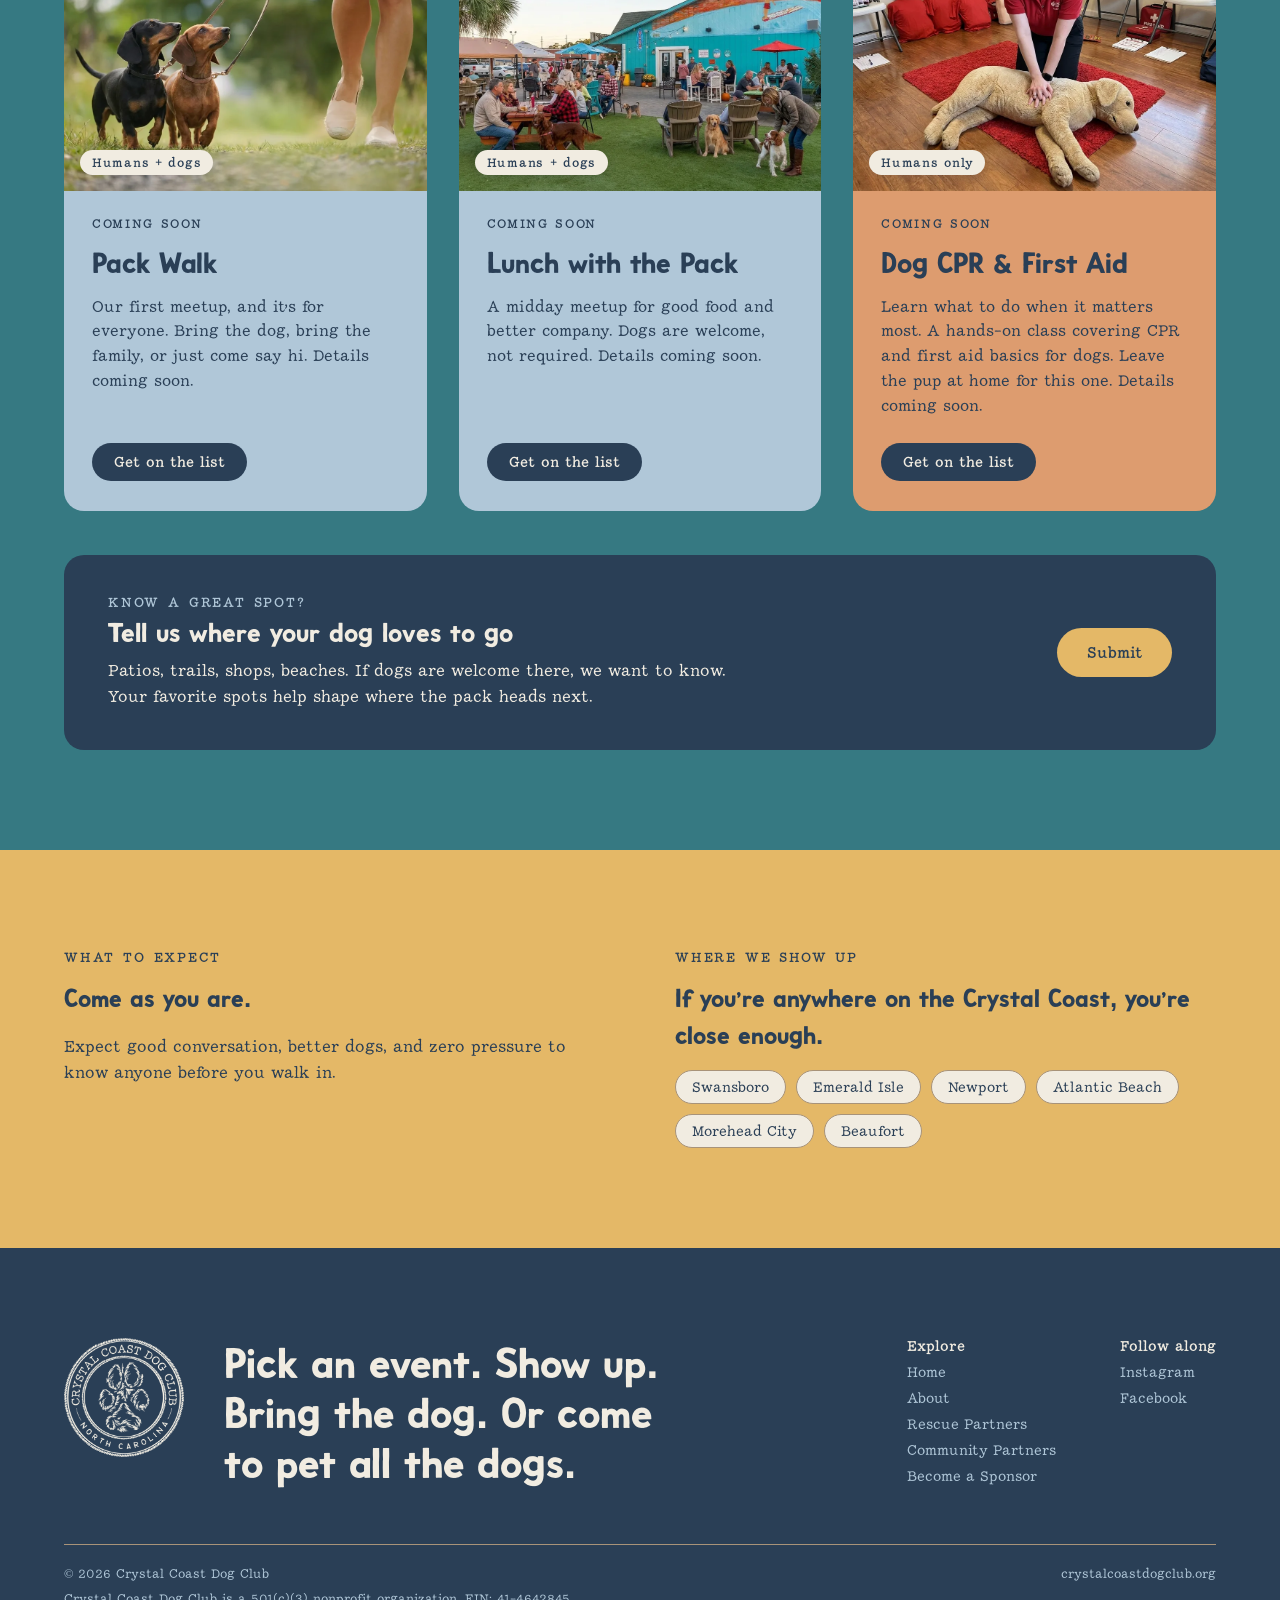
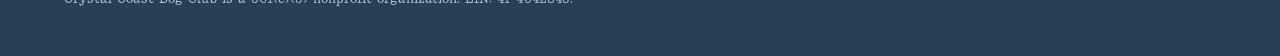
<file: events.html>
<!DOCTYPE html>
<html lang="en">
<head>
<meta charset="utf-8">
<meta name="viewport" content="width=device-width, initial-scale=1">
<title>Events | Crystal Coast Dog Club</title>
<meta name="description" content="Pack walks, meetups, and classes across the Crystal Coast. See what's coming up with Crystal Coast Dog Club.">
<link rel="preload" href="fonts/summerhouse-sans.woff2" as="font" type="font/woff2" crossorigin>
<link rel="preload" href="fonts/summerhouse-serif.woff2" as="font" type="font/woff2" crossorigin>
<link rel="stylesheet" href="css/style.css">
<link rel="icon" type="image/png" href="assets/favicon.png">
<link rel="apple-touch-icon" href="assets/apple-touch-icon.png">
</head>
<body>

<header class="site-header">
  <a href="index.html" class="logo">
    <img src="assets/logo-wordmark-navy.png" alt="Crystal Coast Dog Club" class="logo-img">
  </a>
  <nav class="nav">
    <a href="index.html">Home</a>
    <a href="about.html">About</a>
    <span class="current">Events</span>
    <div class="nav-dropdown">
      <button class="nav-dropdown-toggle" type="button">Partners
        <svg width="10" height="6" viewBox="0 0 10 6" fill="none"><path d="M1 1L5 5L9 1" stroke="#2A3F56" stroke-width="1.5" stroke-linecap="round" stroke-linejoin="round"></path></svg>
      </button>
      <div class="nav-dropdown-menu">
        <div class="nav-dropdown-menu-inner">
          <a href="rescue-partners.html">Rescue Partners</a>
          <a href="community-partners.html">Community Partners</a>
          <a href="sponsors.html">Become a Sponsor</a>
        </div>
      </div>
    </div>
    <a href="join.html" class="btn btn-navy btn-sm">Join the Pack</a>
  </nav>
  <button class="nav-toggle" type="button" aria-label="Toggle menu" aria-expanded="false">
    <svg width="24" height="24" viewBox="0 0 24 24" fill="none"><path d="M3 6h18M3 12h18M3 18h18" stroke="#2A3F56" stroke-width="2" stroke-linecap="round"></path></svg>
  </button>
</header>

<section style="display:flex;flex-direction:column;background:var(--navy);padding:96px 64px 100px;gap:28px;align-items:center;text-align:center">
  <img src="assets/logo-arch-cream.png" alt="" style="width:150px;height:auto">
  <span class="eyebrow" style="color:var(--coastal-blue)">Events</span>
  <h1 style="font-weight:700;font-size:56px;line-height:1.1;color:var(--cream);max-width:820px">A beach meetup. A puppy yoga class. Whatever it is, you'll find us there.</h1>
</section>

<section class="section" style="display:flex;flex-direction:column;gap:50px">
  <div style="display:flex;flex-direction:column;gap:12px">
    <span class="eyebrow" style="color:var(--teal)">Gatherings</span>
    <h2 style="font-weight:700;font-size:34px;color:var(--navy)">No RSVP pressure. No dress code. Just show up.</h2>
  </div>
  <div class="grid-2" style="gap:28px">
    <div style="display:flex;flex-direction:column;gap:16px;background:var(--coastal-blue);border-radius:18px;padding:36px 34px">
      <span class="eyebrow" style="color:var(--navy)">Bring the dog</span>
      <h3 style="font-weight:700;font-size:28px;color:var(--navy)">Humans and dogs</h3>
      <p style="font-size:16px;line-height:1.65;color:var(--navy);margin:0">For everyone. Bring the family, bring the whole pack. Don't have a dog? Come anyway. There's always a pup happy to say hi.</p>
    </div>
    <div style="display:flex;flex-direction:column;gap:16px;background:var(--coral);border-radius:18px;padding:36px 34px">
      <span class="eyebrow" style="color:var(--navy)">Leave the dog at home</span>
      <h3 style="font-weight:700;font-size:28px;color:var(--navy)">Humans only</h3>
      <p style="font-size:16px;line-height:1.65;color:var(--navy);margin:0">Same dog-loving people, just fewer leashes. These are the classes, creative nights, and rescue events where the focus is on the people behind the dogs.</p>
    </div>
  </div>
</section>

<section class="section" id="upcoming" style="background:var(--teal);display:flex;flex-direction:column;gap:44px">
  <div style="display:flex;flex-direction:column;gap:12px;max-width:680px">
    <span class="eyebrow" style="color:var(--cream)">Upcoming events</span>
    <h2 style="font-weight:700;font-size:34px;color:var(--cream)">We're just getting started</h2>
    <p style="font-size:17px;line-height:1.65;color:var(--cream);margin:0">Our list is small for now, and we're excited to keep adding to it. Check back here and follow along on Instagram and Facebook so you don't miss what's next.</p>
  </div>
  <div class="grid-3 event-grid">
    <article class="event-card">
      <div class="event-card-img"><img src="assets/event-pack-walk.webp" alt="Two dachshunds on leash walking beside their person on a grassy trail" loading="lazy"><span class="event-tag">Humans + dogs</span></div>
      <div class="event-card-body">
        <span class="event-when">Coming soon</span>
        <h3>Pack Walk</h3>
        <p>Our first meetup, and it's for everyone. Bring the dog, bring the family, or just come say hi. Details coming soon.</p>
        <a href="join.html#get-on-the-list" class="btn btn-navy btn-sm">Get on the list</a>
      </div>
    </article>
    <article class="event-card">
      <div class="event-card-img"><img src="assets/event-lunch.webp" alt="People and dogs gathered on a dog-friendly patio at golden hour" loading="lazy"><span class="event-tag">Humans + dogs</span></div>
      <div class="event-card-body">
        <span class="event-when">Coming soon</span>
        <h3>Lunch with the Pack</h3>
        <p>A midday meetup for good food and better company. Dogs are welcome, not required. Details coming soon.</p>
        <a href="join.html#get-on-the-list" class="btn btn-navy btn-sm">Get on the list</a>
      </div>
    </article>
    <article class="event-card humans-only">
      <div class="event-card-img"><img src="assets/event-dog-cpr.webp" alt="Instructor practicing dog CPR on a plush training dog" loading="lazy"><span class="event-tag">Humans only</span></div>
      <div class="event-card-body">
        <span class="event-when">Coming soon</span>
        <h3>Dog CPR &amp; First Aid</h3>
        <p>Learn what to do when it matters most. A hands-on class covering CPR and first aid basics for dogs. Leave the pup at home for this one. Details coming soon.</p>
        <a href="join.html#get-on-the-list" class="btn btn-navy btn-sm">Get on the list</a>
      </div>
    </article>
  </div>
  <div class="spot-callout">
    <div style="display:flex;flex-direction:column;gap:10px;max-width:640px">
      <span class="eyebrow" style="color:var(--coastal-blue)">Know a great spot?</span>
      <h3 style="font-weight:700;font-size:28px;color:var(--cream);margin:0">Tell us where your dog loves to go</h3>
      <p style="font-size:16px;line-height:1.65;color:var(--cream);margin:0">Patios, trails, shops, beaches. If dogs are welcome there, we want to know. Your favorite spots help shape where the pack heads next.</p>
    </div>
    <a href="https://airtable.com/appGE2ygaNybTAWoW/pagojS1XB3SOBHV5D/form" target="_blank" rel="noopener noreferrer" class="btn btn-accent">Submit</a>
  </div>
</section>

<section class="section grid-2" style="background:var(--sunshine)">
  <div style="display:flex;flex-direction:column;gap:16px">
    <span class="eyebrow" style="color:var(--navy)">What to expect</span>
    <p style="font-weight:600;font-size:26px;line-height:1.4;color:var(--navy);margin:0;font-family:var(--font-display)">Come as you are.</p>
    <p style="font-size:16px;line-height:1.65;color:var(--navy);margin:0">Expect good conversation, better dogs, and zero pressure to know anyone before you walk in.</p>
  </div>
  <div style="display:flex;flex-direction:column;gap:16px">
    <span class="eyebrow" style="color:var(--navy)">Where we show up</span>
    <p style="font-weight:600;font-size:26px;line-height:1.4;color:var(--navy);margin:0;font-family:var(--font-display)">If you're anywhere on the Crystal Coast, you're close enough.</p>
    <div style="display:flex;flex-wrap:wrap;gap:10px">
      <span class="pill" style="background:var(--cream);border:1px solid var(--taupe);color:var(--navy)">Swansboro</span>
      <span class="pill" style="background:var(--cream);border:1px solid var(--taupe);color:var(--navy)">Emerald Isle</span>
      <span class="pill" style="background:var(--cream);border:1px solid var(--taupe);color:var(--navy)">Newport</span>
      <span class="pill" style="background:var(--cream);border:1px solid var(--taupe);color:var(--navy)">Atlantic Beach</span>
      <span class="pill" style="background:var(--cream);border:1px solid var(--taupe);color:var(--navy)">Morehead City</span>
      <span class="pill" style="background:var(--cream);border:1px solid var(--taupe);color:var(--navy)">Beaufort</span>
    </div>
  </div>
</section>

<footer class="site-footer">
  <div class="footer-top">
    <img src="assets/logo-badge-cream.png" alt="" class="footer-badge">
    <div class="footer-cta">
      <h2>Pick an event. Show up. Bring the dog. Or come to pet all the dogs.</h2>
    </div>
    <div class="footer-links">
      <div class="footer-col">
        <span class="footer-col-title">Explore</span>
        <a href="index.html">Home</a>
        <a href="about.html">About</a>
        <a href="rescue-partners.html">Rescue Partners</a>
        <a href="community-partners.html">Community Partners</a>
        <a href="sponsors.html">Become a Sponsor</a>
      </div>
      <div class="footer-col">
        <span class="footer-col-title">Follow along</span>
        <a href="https://www.instagram.com/crystalcoastdogclub" target="_blank" rel="noopener">Instagram</a>
        <a href="https://www.facebook.com/crystalcoastdogclub" target="_blank" rel="noopener">Facebook</a>
      </div>
    </div>
  </div>
  <div class="footer-bottom">
    <div class="footer-bottom-row">
      <span>© 2026 Crystal Coast Dog Club</span>
      <span>crystalcoastdogclub.org</span>
    </div>
    <span>Crystal Coast Dog Club is a 501(c)(3) nonprofit organization. EIN: <a href="https://apps.irs.gov/app/eos/" target="_blank" rel="noopener">41-4642845</a>.</span>
  </div>
</footer>

<script src="js/nav.js"></script>
</body>
</html>
</file>
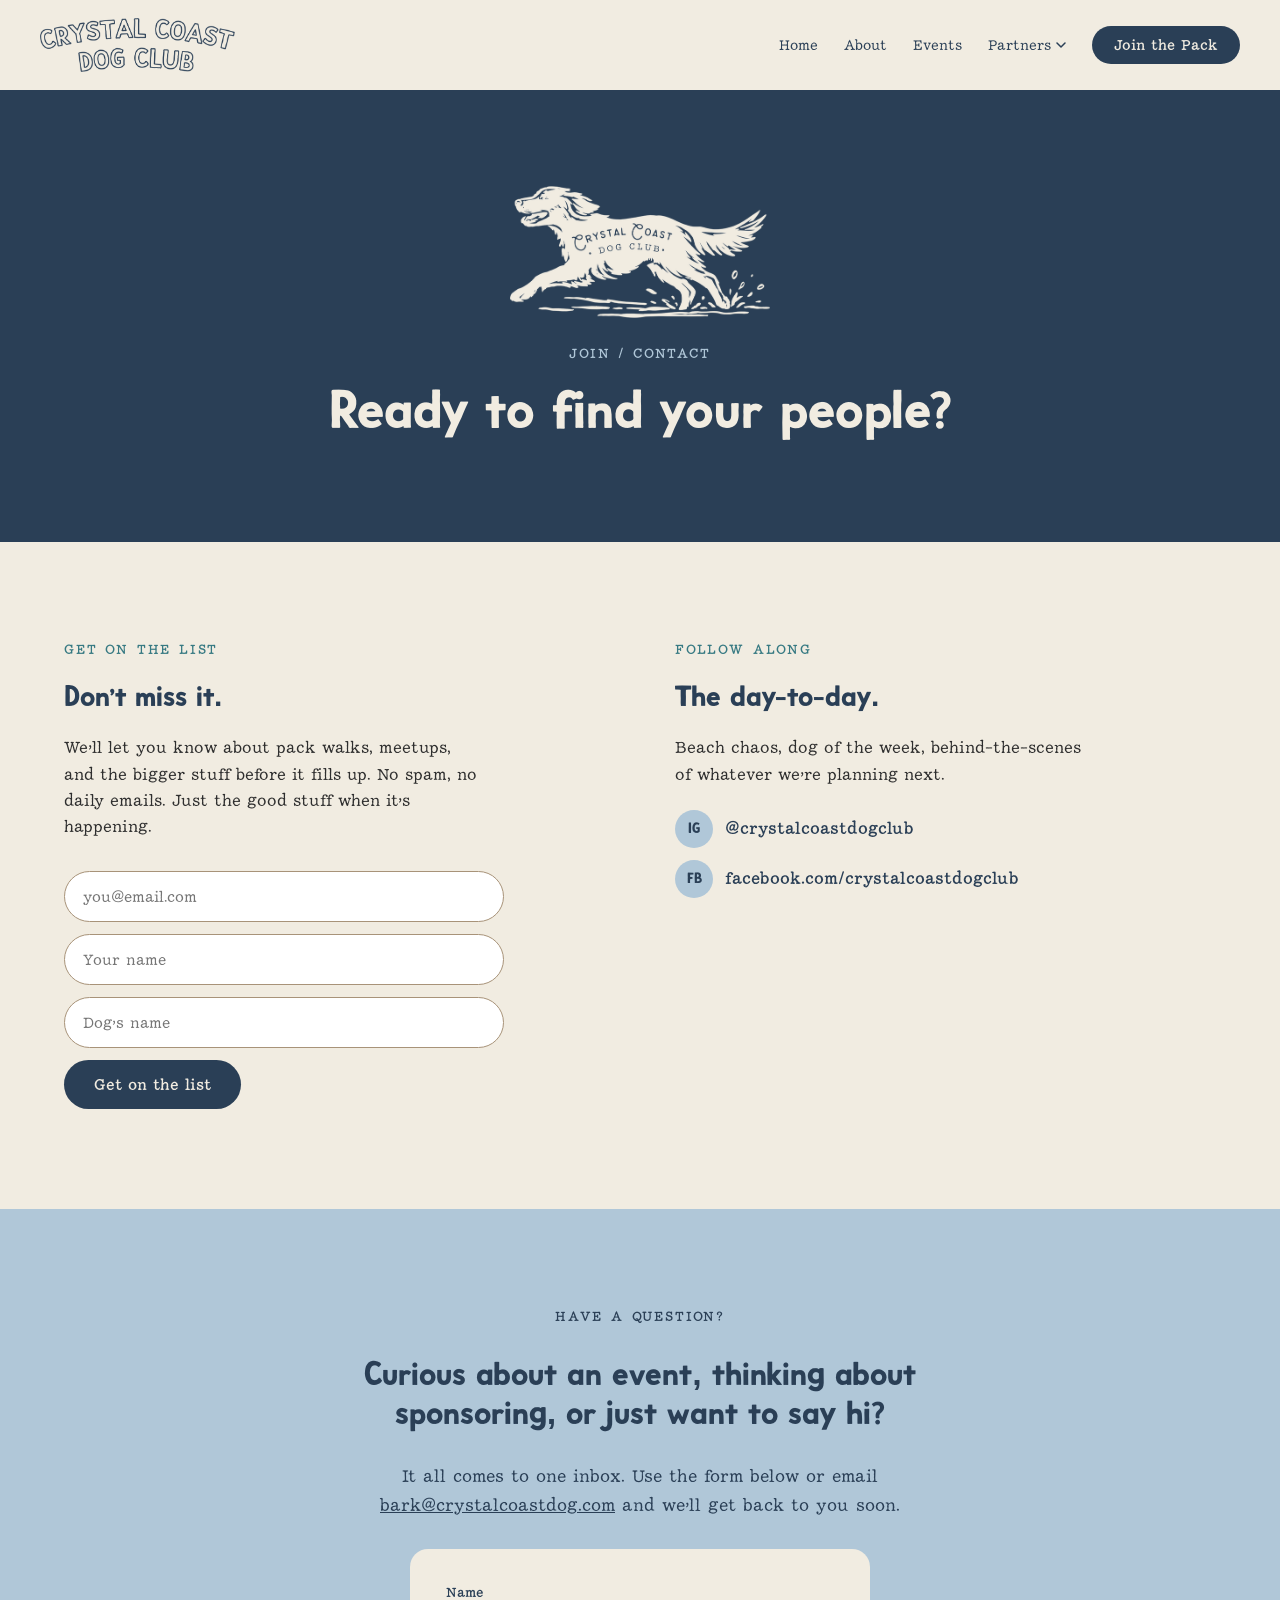
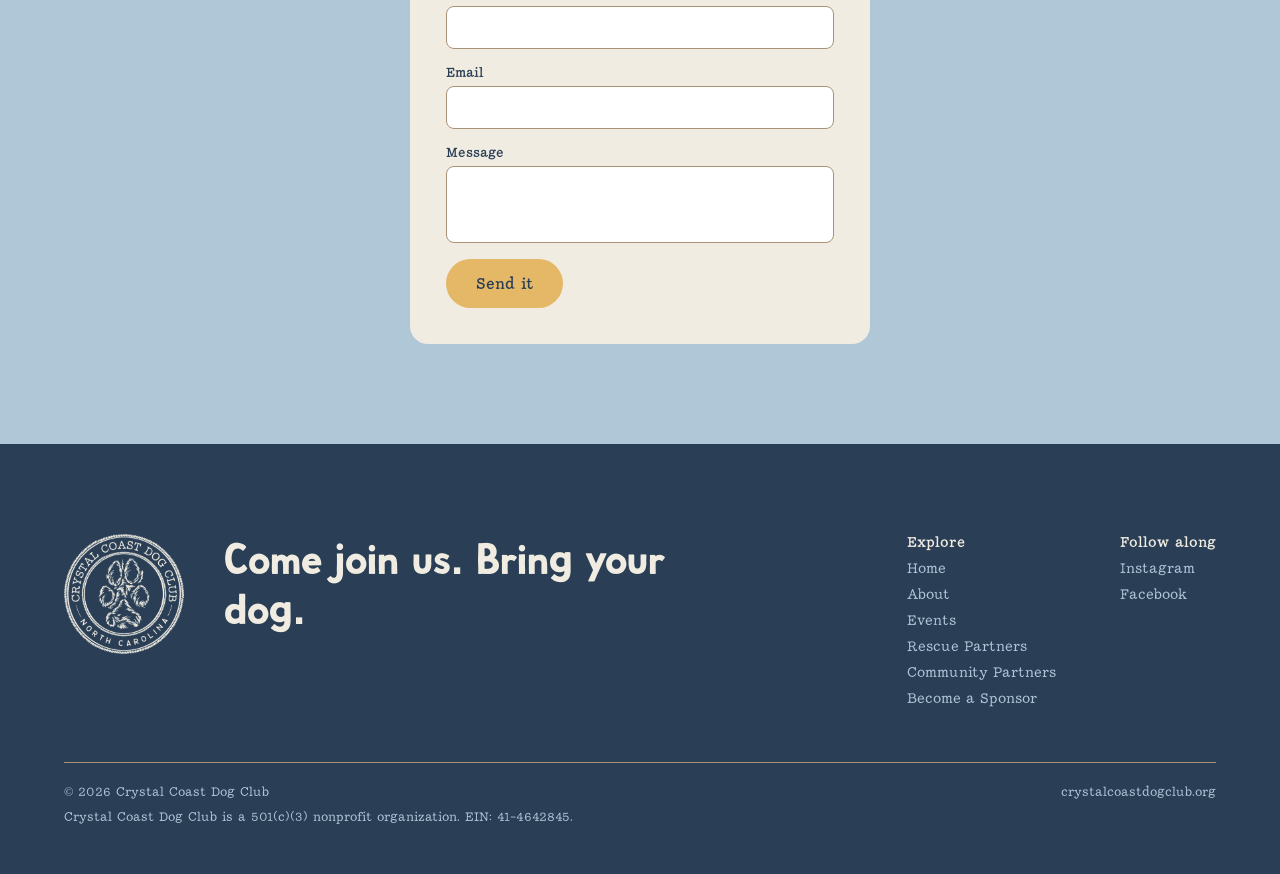
<file: join.html>
<!DOCTYPE html>
<html lang="en">
<head>
<meta charset="utf-8">
<meta name="viewport" content="width=device-width, initial-scale=1">
<title>Join / Contact | Crystal Coast Dog Club</title>
<meta name="description" content="Ready to find your people? Get on the list for pack walks, yappy hours, and events. Have a question about sponsoring, volunteering, or events? Reach out.">
<link rel="preload" href="fonts/summerhouse-sans.woff2" as="font" type="font/woff2" crossorigin>
<link rel="preload" href="fonts/summerhouse-serif.woff2" as="font" type="font/woff2" crossorigin>
<link rel="stylesheet" href="css/style.css">
<link rel="icon" type="image/png" href="assets/favicon.png">
<link rel="apple-touch-icon" href="assets/apple-touch-icon.png">
</head>
<body>

<header class="site-header">
  <a href="index.html" class="logo">
    <img src="assets/logo-wordmark-navy.png" alt="Crystal Coast Dog Club" class="logo-img">
  </a>
  <nav class="nav">
    <a href="index.html">Home</a>
    <a href="about.html">About</a>
    <a href="events.html">Events</a>
    <div class="nav-dropdown">
      <button class="nav-dropdown-toggle" type="button">Partners
        <svg width="10" height="6" viewBox="0 0 10 6" fill="none"><path d="M1 1L5 5L9 1" stroke="#2A3F56" stroke-width="1.5" stroke-linecap="round" stroke-linejoin="round"></path></svg>
      </button>
      <div class="nav-dropdown-menu">
        <div class="nav-dropdown-menu-inner">
          <a href="rescue-partners.html">Rescue Partners</a>
          <a href="community-partners.html">Community Partners</a>
          <a href="sponsors.html">Become a Sponsor</a>
        </div>
      </div>
    </div>
    <span class="btn btn-navy btn-sm">Join the Pack</span>
  </nav>
  <button class="nav-toggle" type="button" aria-label="Toggle menu" aria-expanded="false">
    <svg width="24" height="24" viewBox="0 0 24 24" fill="none"><path d="M3 6h18M3 12h18M3 18h18" stroke="#2A3F56" stroke-width="2" stroke-linecap="round"></path></svg>
  </button>
</header>

<section style="display:flex;flex-direction:column;background:var(--navy);padding:96px 64px 100px;gap:20px;align-items:center;text-align:center">
  <img src="assets/logo-running-dog-cream.png" alt="" style="width:260px;max-width:70%;height:auto;margin-bottom:8px">
  <span class="eyebrow" style="color:var(--coastal-blue)">Join / Contact</span>
  <h1 style="font-weight:700;font-size:56px;line-height:1.1;color:var(--cream)">Ready to find your people?</h1>
</section>

<section class="section grid-2" id="get-on-the-list">
  <div style="display:flex;flex-direction:column;gap:22px">
    <span class="eyebrow" style="color:var(--teal)">Get on the list</span>
    <h2 style="font-weight:700;font-size:30px;color:var(--navy)">Don't miss it.</h2>
    <p style="font-size:16px;line-height:1.65;max-width:420px;margin:0">We'll let you know about pack walks, meetups, and the bigger stuff before it fills up. No spam, no daily emails. Just the good stuff when it's happening.</p>
    <form action="https://crystalcoastdog.us6.list-manage.com/subscribe/post?u=61460967fdf84e04f891cb71e&amp;id=6a7f96a15d&amp;f_id=006454e5f0" method="post" target="_blank" style="display:flex;flex-direction:column;gap:12px;margin-top:8px;max-width:440px">
      <input type="email" name="EMAIL" required placeholder="you@email.com" class="form-field">
      <input type="text" name="FNAME" required placeholder="Your name" class="form-field">
      <input type="text" name="TEXT6C7DF" placeholder="Dog's name" class="form-field">
      <div style="position:absolute;left:-5000px" aria-hidden="true">
        <input type="text" name="b_61460967fdf84e04f891cb71e_6a7f96a15d" tabindex="-1" value="">
      </div>
      <button type="submit" class="btn btn-navy" style="border:none;cursor:pointer">Get on the list</button>
    </form>
  </div>
  <div style="display:flex;flex-direction:column;gap:22px">
    <span class="eyebrow" style="color:var(--teal)">Follow along</span>
    <h2 style="font-weight:700;font-size:30px;color:var(--navy)">The day-to-day.</h2>
    <p style="font-size:16px;line-height:1.65;max-width:420px;margin:0">Beach chaos, dog of the week, behind-the-scenes of whatever we're planning next.</p>
    <div style="display:flex;flex-direction:column;gap:12px">
      <a href="https://www.instagram.com/crystalcoastdogclub" target="_blank" rel="noopener" style="display:flex;align-items:center;gap:12px;font-size:16px;font-weight:600;color:var(--navy)">
        <span style="width:38px;height:38px;border-radius:100px;background:var(--coastal-blue);display:flex;align-items:center;justify-content:center;font-family:var(--font-display);font-size:15px;color:var(--navy)">IG</span>
        @crystalcoastdogclub
      </a>
      <a href="https://www.facebook.com/crystalcoastdogclub" target="_blank" rel="noopener" style="display:flex;align-items:center;gap:12px;font-size:16px;font-weight:600;color:var(--navy)">
        <span style="width:38px;height:38px;border-radius:100px;background:var(--coastal-blue);display:flex;align-items:center;justify-content:center;font-family:var(--font-display);font-size:15px;color:var(--navy)">FB</span>
        facebook.com/crystalcoastdogclub
      </a>
    </div>
  </div>
</section>

<section class="section" style="background:var(--coastal-blue);display:flex;flex-direction:column;gap:30px;align-items:center;text-align:center">
  <span class="eyebrow" style="color:var(--navy)">Have a question?</span>
  <h2 style="font-weight:700;font-size:34px;color:var(--navy);max-width:680px">Curious about an event, thinking about sponsoring, or just want to say hi?</h2>
  <p style="font-size:17px;line-height:1.7;color:var(--navy);max-width:600px;margin:0">It all comes to one inbox. Use the form below or email <a href="mailto:bark@crystalcoastdog.com" style="color:var(--navy);text-decoration:underline">bark@crystalcoastdog.com</a> and we'll get back to you soon.</p>
  <form action="https://formspree.io/f/mojogjgz" method="POST" class="contact-form">
    <div class="field-group">
      <label for="contact-name">Name</label>
      <input type="text" id="contact-name" name="name" required>
    </div>
    <div class="field-group">
      <label for="contact-email">Email</label>
      <input type="email" id="contact-email" name="email" required>
    </div>
    <div class="field-group">
      <label for="contact-message">Message</label>
      <textarea rows="3" id="contact-message" name="message" required></textarea>
    </div>
    <input type="hidden" name="_subject" value="New message from Crystal Coast Dog Club site">
    <button type="submit" class="btn btn-accent" style="text-align:center">Send it</button>
  </form>
</section>

<footer class="site-footer">
  <div class="footer-top">
    <img src="assets/logo-badge-cream.png" alt="" class="footer-badge">
    <div class="footer-cta">
      <h2>Come join us. Bring your dog.</h2>
    </div>
    <div class="footer-links">
      <div class="footer-col">
        <span class="footer-col-title">Explore</span>
        <a href="index.html">Home</a>
        <a href="about.html">About</a>
        <a href="events.html">Events</a>
        <a href="rescue-partners.html">Rescue Partners</a>
        <a href="community-partners.html">Community Partners</a>
        <a href="sponsors.html">Become a Sponsor</a>
      </div>
      <div class="footer-col">
        <span class="footer-col-title">Follow along</span>
        <a href="https://www.instagram.com/crystalcoastdogclub" target="_blank" rel="noopener">Instagram</a>
        <a href="https://www.facebook.com/crystalcoastdogclub" target="_blank" rel="noopener">Facebook</a>
      </div>
    </div>
  </div>
  <div class="footer-bottom">
    <div class="footer-bottom-row">
      <span>© 2026 Crystal Coast Dog Club</span>
      <span>crystalcoastdogclub.org</span>
    </div>
    <span>Crystal Coast Dog Club is a 501(c)(3) nonprofit organization. EIN: <a href="https://apps.irs.gov/app/eos/" target="_blank" rel="noopener">41-4642845</a>.</span>
  </div>
</footer>

<script src="js/nav.js"></script>
</body>
</html>
</file>
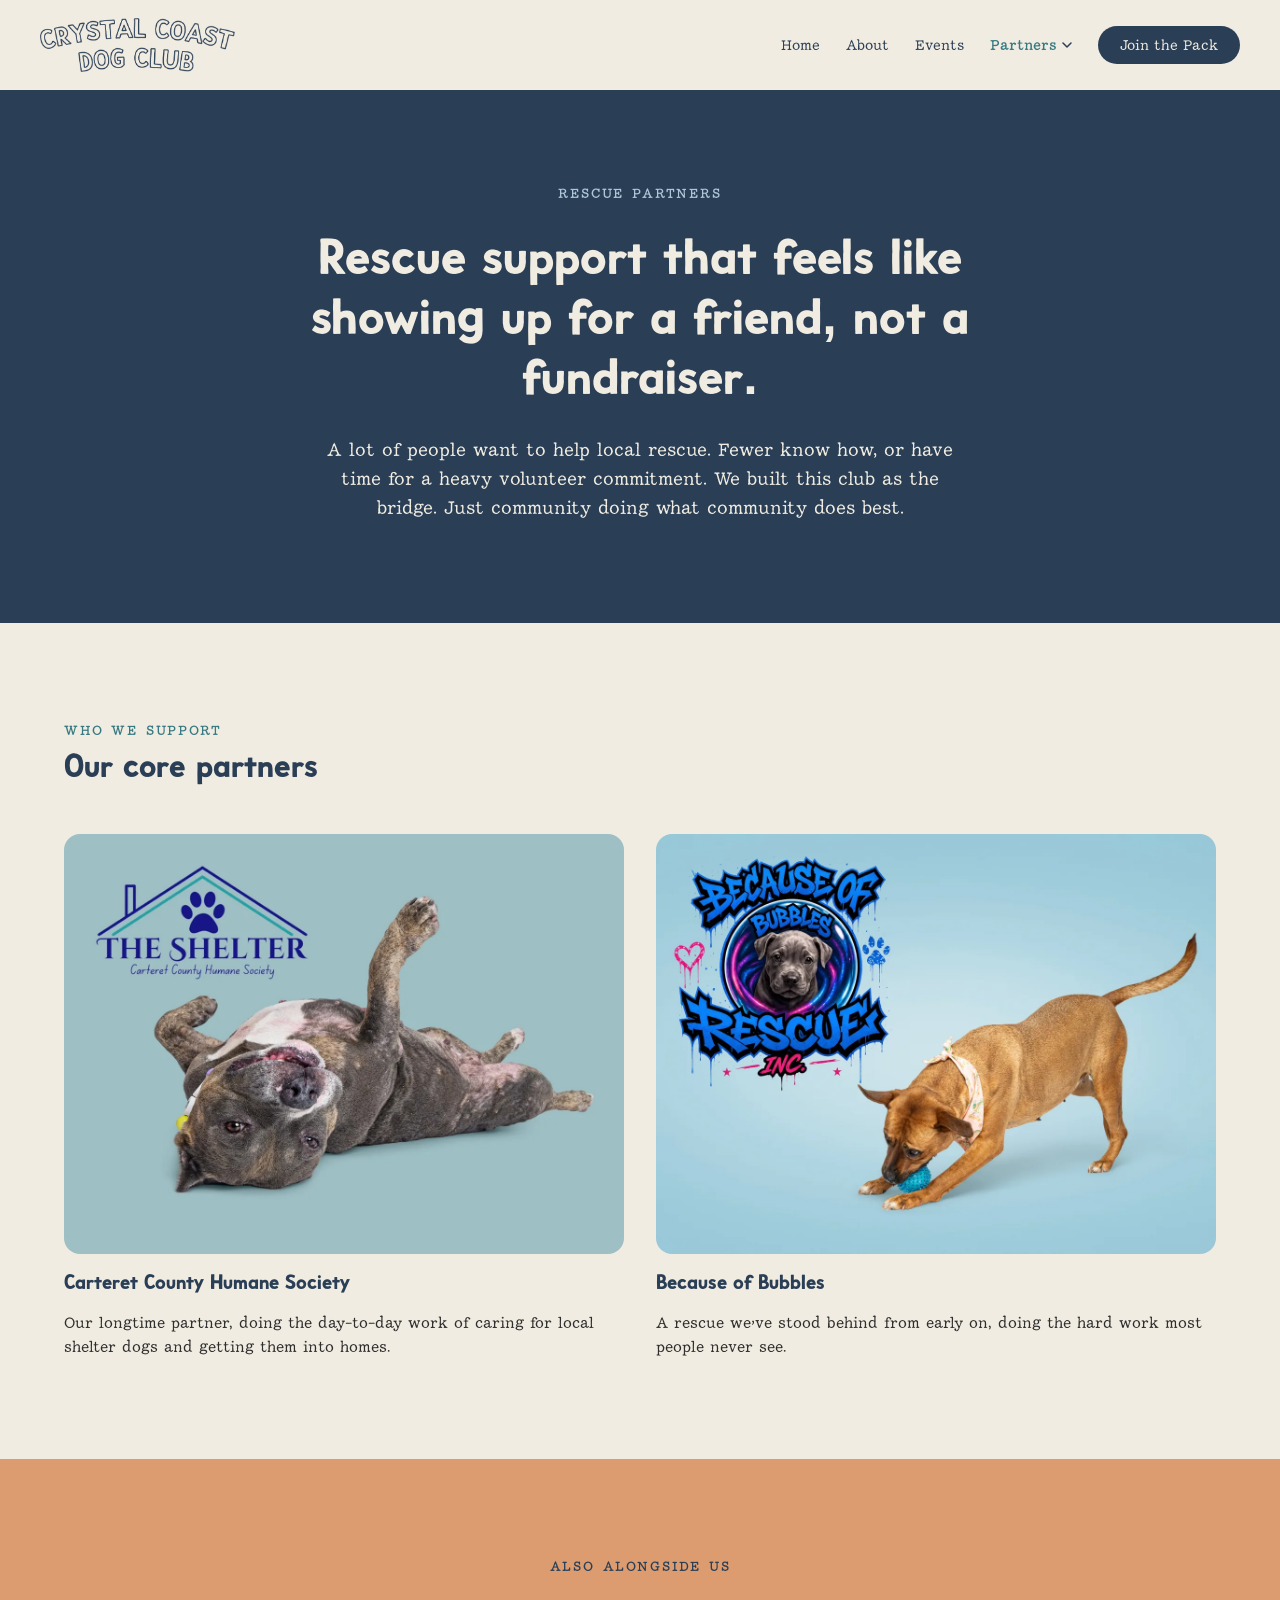
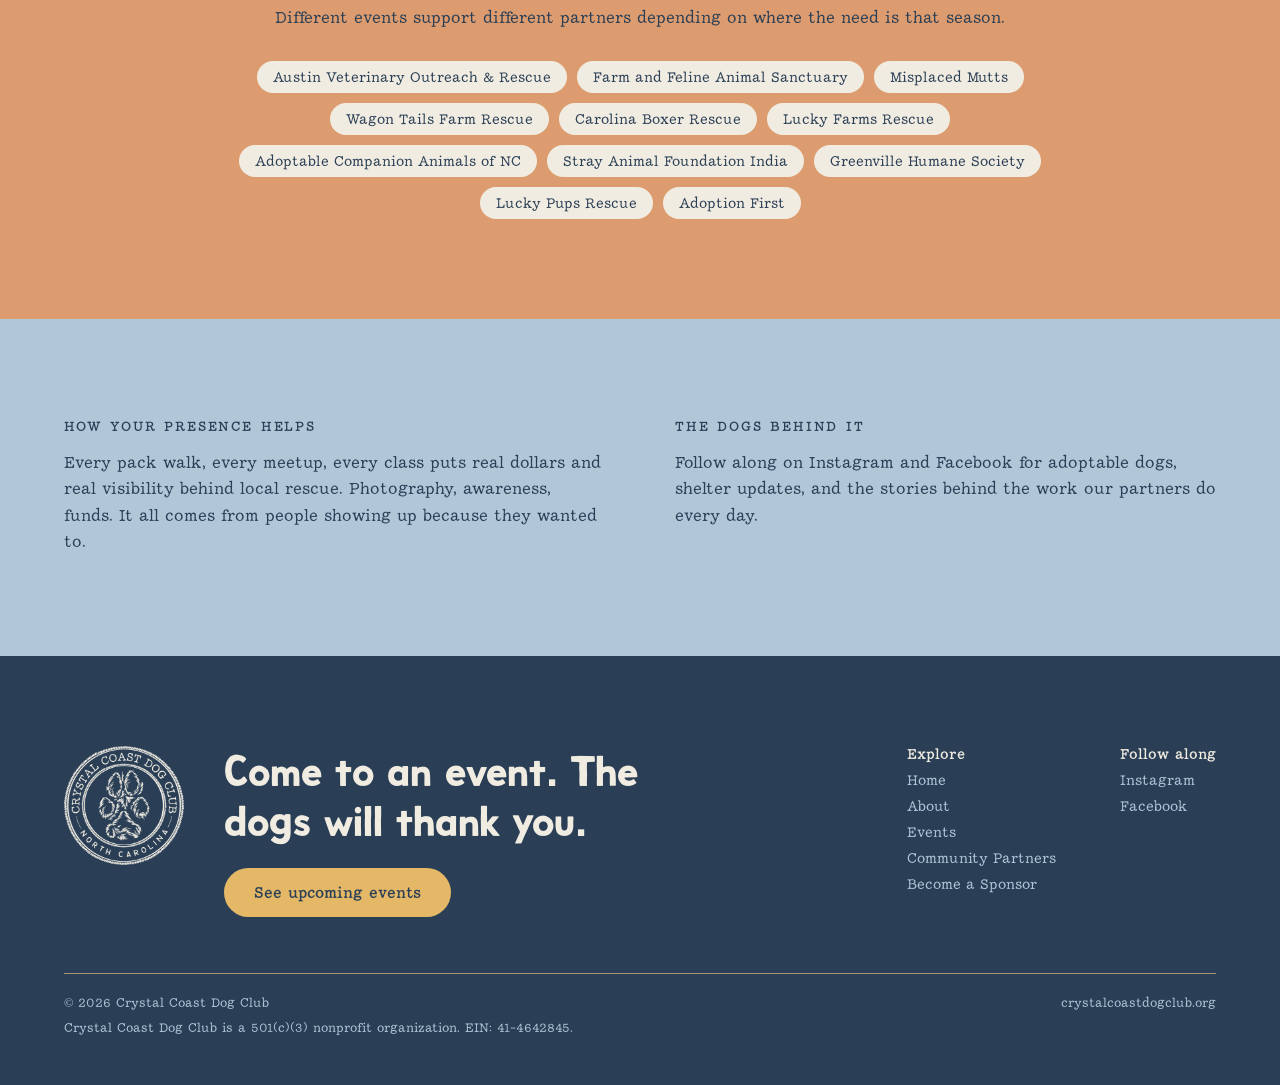
<file: rescue-partners.html>
<!DOCTYPE html>
<html lang="en">
<head>
<meta charset="utf-8">
<meta name="viewport" content="width=device-width, initial-scale=1">
<title>Rescue Partners | Crystal Coast Dog Club</title>
<meta name="description" content="Rescue support that feels like showing up for a friend, not a fundraiser. Meet the rescue organizations Crystal Coast Dog Club supports.">
<link rel="preload" href="fonts/summerhouse-sans.woff2" as="font" type="font/woff2" crossorigin>
<link rel="preload" href="fonts/summerhouse-serif.woff2" as="font" type="font/woff2" crossorigin>
<link rel="stylesheet" href="css/style.css">
<link rel="icon" type="image/png" href="assets/favicon.png">
<link rel="apple-touch-icon" href="assets/apple-touch-icon.png">
</head>
<body>

<header class="site-header">
  <a href="index.html" class="logo">
    <img src="assets/logo-wordmark-navy.png" alt="Crystal Coast Dog Club" class="logo-img">
  </a>
  <nav class="nav">
    <a href="index.html">Home</a>
    <a href="about.html">About</a>
    <a href="events.html">Events</a>
    <div class="nav-dropdown is-current">
      <button class="nav-dropdown-toggle" type="button">Partners
        <svg width="10" height="6" viewBox="0 0 10 6" fill="none"><path d="M1 1L5 5L9 1" stroke="#2A3F56" stroke-width="1.5" stroke-linecap="round" stroke-linejoin="round"></path></svg>
      </button>
      <div class="nav-dropdown-menu">
        <div class="nav-dropdown-menu-inner">
          <a href="rescue-partners.html">Rescue Partners</a>
          <a href="community-partners.html">Community Partners</a>
          <a href="sponsors.html">Become a Sponsor</a>
        </div>
      </div>
    </div>
    <a href="join.html" class="btn btn-navy btn-sm">Join the Pack</a>
  </nav>
  <button class="nav-toggle" type="button" aria-label="Toggle menu" aria-expanded="false">
    <svg width="24" height="24" viewBox="0 0 24 24" fill="none"><path d="M3 6h18M3 12h18M3 18h18" stroke="#2A3F56" stroke-width="2" stroke-linecap="round"></path></svg>
  </button>
</header>

<section style="display:flex;flex-direction:column;background:var(--navy);padding:96px 64px 100px;gap:28px;align-items:center;text-align:center">
  <span class="eyebrow" style="color:var(--coastal-blue)">Rescue Partners</span>
  <h1 style="font-weight:700;font-size:52px;line-height:1.15;color:var(--cream);max-width:820px">Rescue support that feels like showing up for a friend, not a fundraiser.</h1>
  <p style="font-size:18px;line-height:1.6;color:var(--cream);max-width:640px;margin:0">A lot of people want to help local rescue. Fewer know how, or have time for a heavy volunteer commitment. We built this club as the bridge. Just community doing what community does best.</p>
</section>

<section class="section" style="display:flex;flex-direction:column;gap:50px">
  <div style="display:flex;flex-direction:column;gap:12px">
    <span class="eyebrow" style="color:var(--teal)">Who we support</span>
    <h2 style="font-weight:700;font-size:34px;color:var(--navy)">Our core partners</h2>
  </div>
  <div class="grid-2" style="gap:32px">
    <div style="display:flex;flex-direction:column;gap:18px">
      <a href="https://cchsshelter.com/" target="_blank" rel="noopener" aria-label="Visit Carteret County Humane Society" style="display:block;aspect-ratio:4/3;border-radius:16px;overflow:hidden"><img src="assets/carteret-county-humane-society.webp" alt="Brindle shelter dog rolling on its back next to The Shelter, Carteret County Humane Society logo" loading="lazy" style="width:100%;height:100%;object-fit:cover;display:block"></a>
      <h3 style="font-weight:700;font-size:21px;color:var(--navy)"><a href="https://cchsshelter.com/" target="_blank" rel="noopener" class="name-link">Carteret County Humane Society</a></h3>
      <p style="font-size:15px;line-height:1.6;margin:0">Our longtime partner, doing the day-to-day work of caring for local shelter dogs and getting them into homes.</p>
    </div>
    <div style="display:flex;flex-direction:column;gap:18px">
      <a href="https://www.bcofbubbles.com/" target="_blank" rel="noopener" aria-label="Visit Because of Bubbles Rescue" style="display:block;aspect-ratio:4/3;border-radius:16px;overflow:hidden"><img src="assets/because-of-bubbles.webp" alt="Rescue dog playing with a blue ball next to the Because of Bubbles Rescue logo" loading="lazy" style="width:100%;height:100%;object-fit:cover;display:block"></a>
      <h3 style="font-weight:700;font-size:21px;color:var(--navy)"><a href="https://www.bcofbubbles.com/" target="_blank" rel="noopener" class="name-link">Because of Bubbles</a></h3>
      <p style="font-size:15px;line-height:1.6;margin:0">A rescue we've stood behind from early on, doing the hard work most people never see.</p>
    </div>
  </div>
</section>

<section class="section" style="background:var(--coral);display:flex;flex-direction:column;gap:30px;align-items:center;text-align:center">
  <span class="eyebrow" style="color:var(--navy)">Also alongside us</span>
  <p style="font-size:16px;line-height:1.7;color:var(--navy);max-width:760px;margin:0">Different events support different partners depending on where the need is that season.</p>
  <div style="display:flex;flex-wrap:wrap;gap:10px;justify-content:center;max-width:900px">
    <span class="pill" style="background:var(--cream);color:var(--navy)">Austin Veterinary Outreach &amp; Rescue</span>
    <span class="pill" style="background:var(--cream);color:var(--navy)">Farm and Feline Animal Sanctuary</span>
    <span class="pill" style="background:var(--cream);color:var(--navy)">Misplaced Mutts</span>
    <span class="pill" style="background:var(--cream);color:var(--navy)">Wagon Tails Farm Rescue</span>
    <span class="pill" style="background:var(--cream);color:var(--navy)">Carolina Boxer Rescue</span>
    <span class="pill" style="background:var(--cream);color:var(--navy)">Lucky Farms Rescue</span>
    <span class="pill" style="background:var(--cream);color:var(--navy)">Adoptable Companion Animals of NC</span>
    <span class="pill" style="background:var(--cream);color:var(--navy)">Stray Animal Foundation India</span>
    <span class="pill" style="background:var(--cream);color:var(--navy)">Greenville Humane Society</span>
    <span class="pill" style="background:var(--cream);color:var(--navy)">Lucky Pups Rescue</span>
    <span class="pill" style="background:var(--cream);color:var(--navy)">Adoption First</span>
  </div>
</section>

<section class="section grid-2" style="background:var(--coastal-blue)">
  <div style="display:flex;flex-direction:column;gap:16px">
    <span class="eyebrow" style="color:var(--navy)">How your presence helps</span>
    <p style="font-size:16px;line-height:1.65;color:var(--navy);margin:0">Every pack walk, every meetup, every class puts real dollars and real visibility behind local rescue. Photography, awareness, funds. It all comes from people showing up because they wanted to.</p>
  </div>
  <div style="display:flex;flex-direction:column;gap:16px">
    <span class="eyebrow" style="color:var(--navy)">The dogs behind it</span>
    <p style="font-size:16px;line-height:1.65;color:var(--navy);margin:0">Follow along on Instagram and Facebook for adoptable dogs, shelter updates, and the stories behind the work our partners do every day.</p>
  </div>
</section>

<footer class="site-footer">
  <div class="footer-top">
    <img src="assets/logo-badge-cream.png" alt="" class="footer-badge">
    <div class="footer-cta">
      <h2>Come to an event. The dogs will thank you.</h2>
      <a href="events.html#upcoming" class="btn btn-accent">See upcoming events</a>
    </div>
    <div class="footer-links">
      <div class="footer-col">
        <span class="footer-col-title">Explore</span>
        <a href="index.html">Home</a>
        <a href="about.html">About</a>
        <a href="events.html">Events</a>
        <a href="community-partners.html">Community Partners</a>
        <a href="sponsors.html">Become a Sponsor</a>
      </div>
      <div class="footer-col">
        <span class="footer-col-title">Follow along</span>
        <a href="https://www.instagram.com/crystalcoastdogclub" target="_blank" rel="noopener">Instagram</a>
        <a href="https://www.facebook.com/crystalcoastdogclub" target="_blank" rel="noopener">Facebook</a>
      </div>
    </div>
  </div>
  <div class="footer-bottom">
    <div class="footer-bottom-row">
      <span>© 2026 Crystal Coast Dog Club</span>
      <span>crystalcoastdogclub.org</span>
    </div>
    <span>Crystal Coast Dog Club is a 501(c)(3) nonprofit organization. EIN: <a href="https://apps.irs.gov/app/eos/" target="_blank" rel="noopener">41-4642845</a>.</span>
  </div>
</footer>

<script src="js/nav.js"></script>
</body>
</html>
</file>
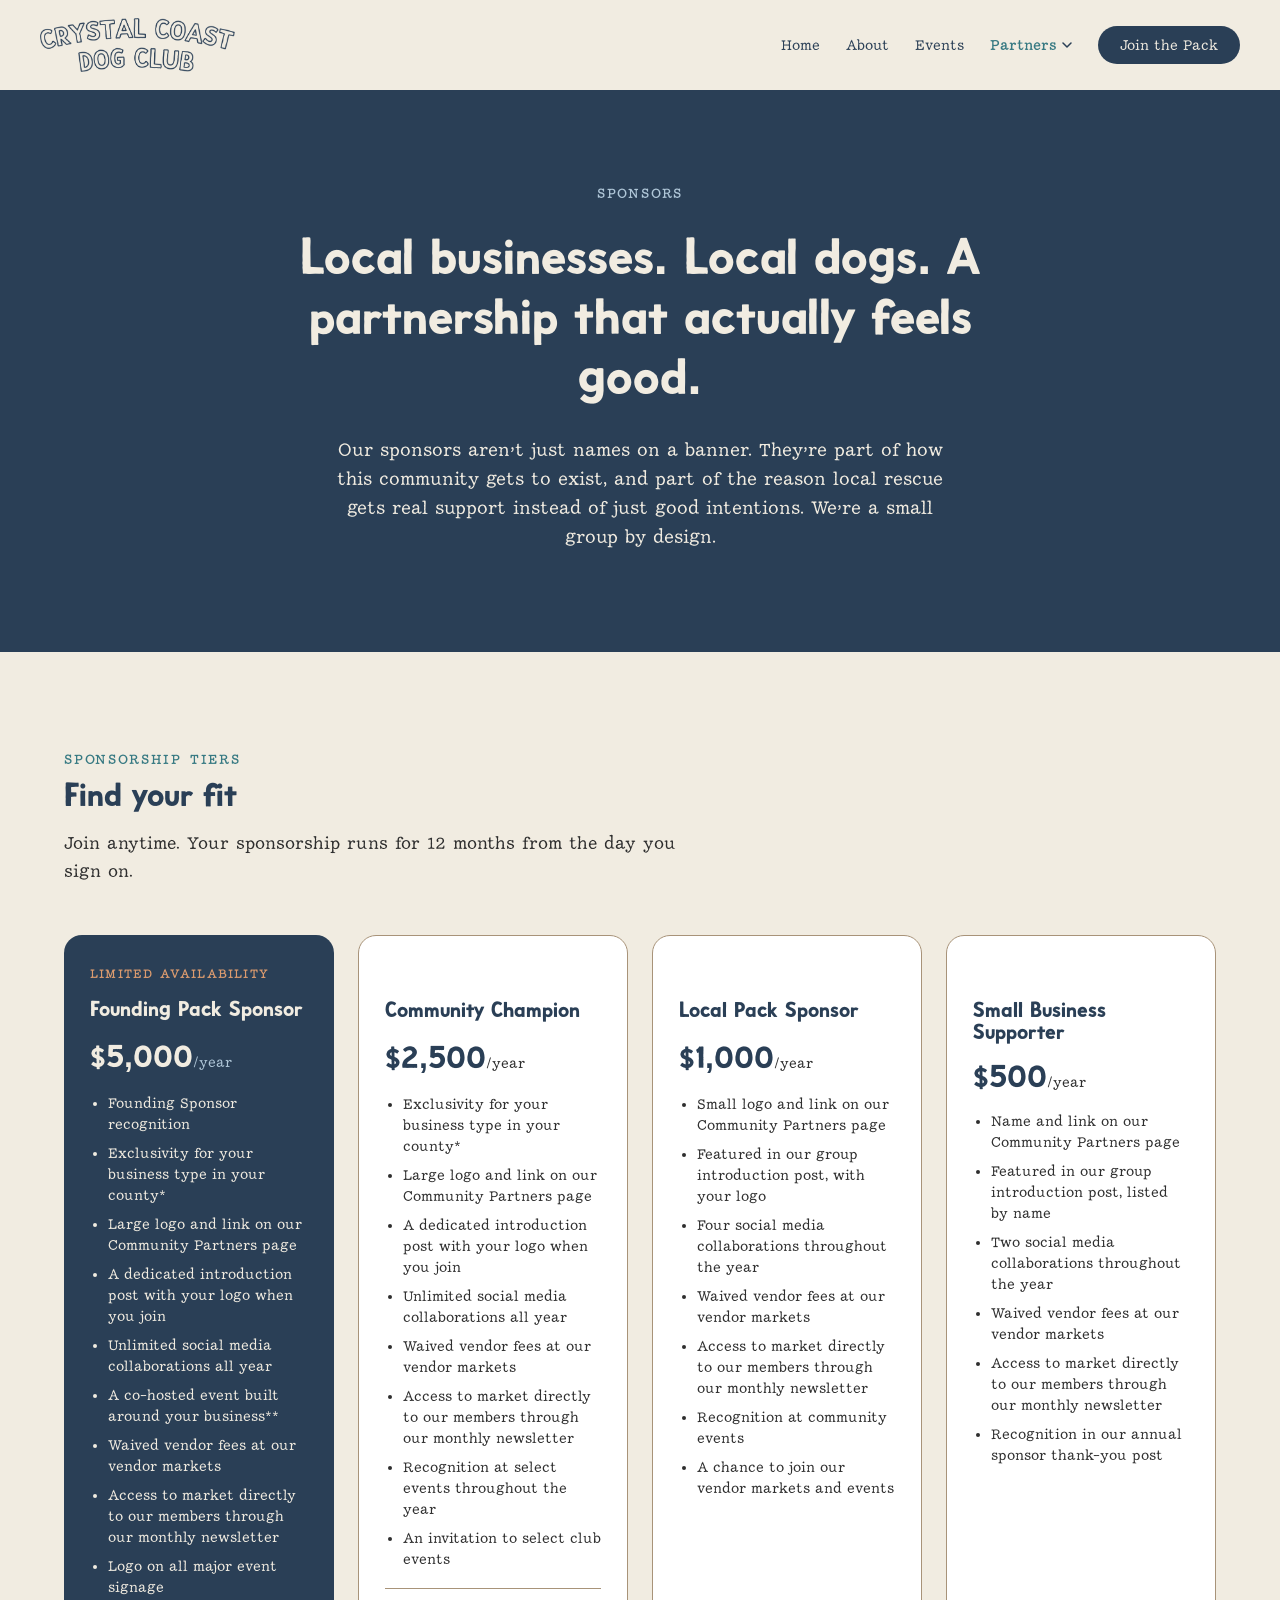
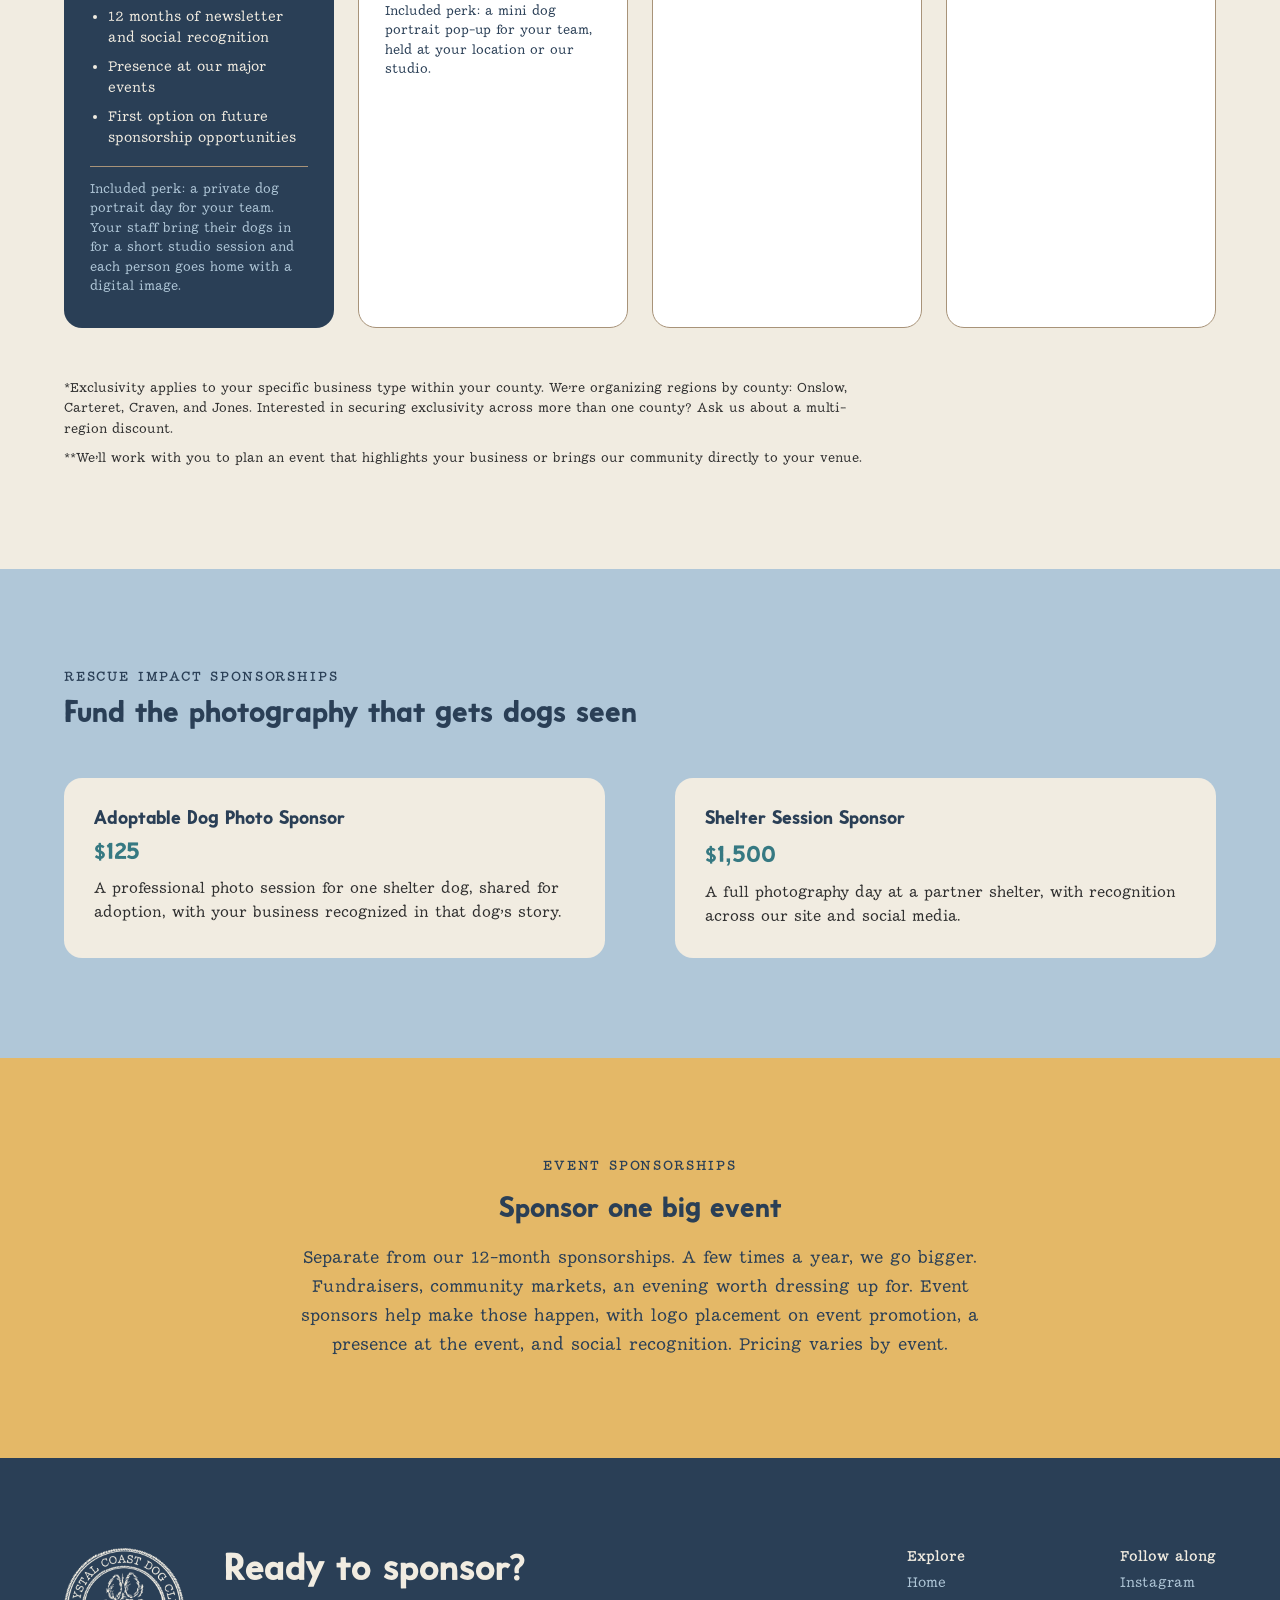
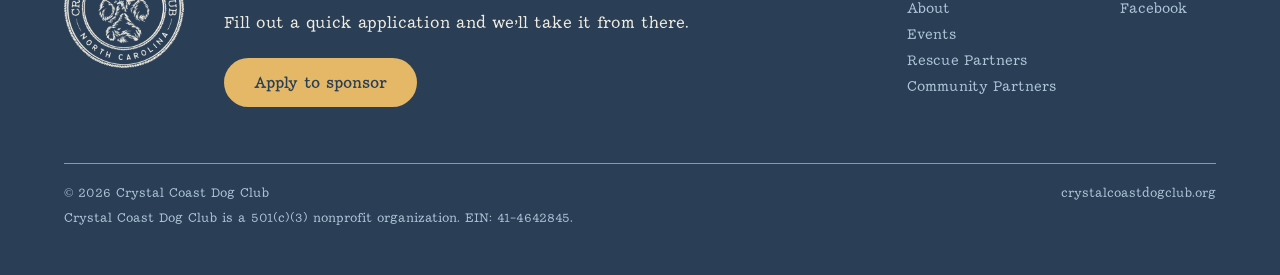
<file: sponsors.html>
<!DOCTYPE html>
<html lang="en">
<head>
<meta charset="utf-8">
<meta name="viewport" content="width=device-width, initial-scale=1">
<title>Sponsors | Crystal Coast Dog Club</title>
<meta name="description" content="Local businesses. Local dogs. A partnership that actually feels good. Explore Crystal Coast Dog Club sponsorship tiers.">
<link rel="preload" href="fonts/summerhouse-sans.woff2" as="font" type="font/woff2" crossorigin>
<link rel="preload" href="fonts/summerhouse-serif.woff2" as="font" type="font/woff2" crossorigin>
<link rel="stylesheet" href="css/style.css">
<link rel="icon" type="image/png" href="assets/favicon.png">
<link rel="apple-touch-icon" href="assets/apple-touch-icon.png">
</head>
<body>

<header class="site-header">
  <a href="index.html" class="logo">
    <img src="assets/logo-wordmark-navy.png" alt="Crystal Coast Dog Club" class="logo-img">
  </a>
  <nav class="nav">
    <a href="index.html">Home</a>
    <a href="about.html">About</a>
    <a href="events.html">Events</a>
    <div class="nav-dropdown is-current">
      <button class="nav-dropdown-toggle" type="button">Partners
        <svg width="10" height="6" viewBox="0 0 10 6" fill="none"><path d="M1 1L5 5L9 1" stroke="#2A3F56" stroke-width="1.5" stroke-linecap="round" stroke-linejoin="round"></path></svg>
      </button>
      <div class="nav-dropdown-menu">
        <div class="nav-dropdown-menu-inner">
          <a href="rescue-partners.html">Rescue Partners</a>
          <a href="community-partners.html">Community Partners</a>
          <a href="sponsors.html">Become a Sponsor</a>
        </div>
      </div>
    </div>
    <a href="join.html" class="btn btn-navy btn-sm">Join the Pack</a>
  </nav>
  <button class="nav-toggle" type="button" aria-label="Toggle menu" aria-expanded="false">
    <svg width="24" height="24" viewBox="0 0 24 24" fill="none"><path d="M3 6h18M3 12h18M3 18h18" stroke="#2A3F56" stroke-width="2" stroke-linecap="round"></path></svg>
  </button>
</header>

<section style="display:flex;flex-direction:column;background:var(--navy);padding:96px 64px 100px;gap:28px;align-items:center;text-align:center">
  <span class="eyebrow" style="color:var(--coastal-blue)">Sponsors</span>
  <h1 style="font-weight:700;font-size:52px;line-height:1.15;color:var(--cream);max-width:760px">Local businesses. Local dogs. A partnership that actually feels good.</h1>
  <p style="font-size:18px;line-height:1.6;color:var(--cream);max-width:640px;margin:0">Our sponsors aren't just names on a banner. They're part of how this community gets to exist, and part of the reason local rescue gets real support instead of just good intentions. We're a small group by design.</p>
</section>

<section class="section" style="display:flex;flex-direction:column;gap:50px">
  <div style="display:flex;flex-direction:column;gap:12px">
    <span class="eyebrow" style="color:var(--teal)">Sponsorship tiers</span>
    <h2 style="font-weight:700;font-size:34px;color:var(--navy)">Find your fit</h2>
    <p style="font-size:17px;line-height:1.65;max-width:620px;margin:4px 0 0">Join anytime. Your sponsorship runs for 12 months from the day you sign on.</p>
  </div>
  <div class="grid-4">
    <div style="display:flex;flex-direction:column;gap:18px;background:var(--navy);border-radius:18px;padding:32px 26px">
      <span style="font-size:12px;font-weight:600;letter-spacing:0.1em;color:var(--coral);text-transform:uppercase">Limited availability</span>
      <h3 style="font-weight:700;font-size:22px;color:var(--cream)">Founding Pack Sponsor</h3>
      <div style="font-family:var(--font-display);font-weight:700;font-size:32px;color:var(--cream)">$5,000<span style="font-family:var(--font-body);font-size:14px;font-weight:400;color:var(--coastal-blue)">/year</span></div>
      <ul style="margin:0;padding-left:18px;display:flex;flex-direction:column;gap:8px;font-size:14px;line-height:1.5;color:var(--cream)">
        <li>Founding Sponsor recognition</li>
        <li>Exclusivity for your business type in your county*</li>
        <li>Large logo and link on our Community Partners page</li>
        <li>A dedicated introduction post with your logo when you join</li>
        <li>Unlimited social media collaborations all year</li>
        <li>A co-hosted event built around your business**</li>
        <li>Waived vendor fees at our vendor markets</li>
        <li>Access to market directly to our members through our monthly newsletter</li>
        <li>Logo on all major event signage</li>
        <li>12 months of newsletter and social recognition</li>
        <li>Presence at our major events</li>
        <li>First option on future sponsorship opportunities</li>
      </ul>
      <p style="margin:0;padding-top:12px;border-top:1px solid var(--taupe);font-size:13px;line-height:1.5;color:var(--coastal-blue)">Included perk: a private dog portrait day for your team. Your staff bring their dogs in for a short studio session and each person goes home with a digital image.</p>
    </div>

    <div style="display:flex;flex-direction:column;gap:18px;background:#FFFFFF;border:1px solid var(--taupe);border-radius:18px;padding:32px 26px">
      <span style="font-size:12px;font-weight:600;letter-spacing:0.1em;color:var(--teal);text-transform:uppercase">&nbsp;</span>
      <h3 style="font-weight:700;font-size:22px;color:var(--navy)">Community Champion</h3>
      <div style="font-family:var(--font-display);font-weight:700;font-size:32px;color:var(--navy)">$2,500<span style="font-family:var(--font-body);font-size:14px;font-weight:400;color:var(--charcoal)">/year</span></div>
      <ul style="margin:0;padding-left:18px;display:flex;flex-direction:column;gap:8px;font-size:14px;line-height:1.5">
        <li>Exclusivity for your business type in your county*</li>
        <li>Large logo and link on our Community Partners page</li>
        <li>A dedicated introduction post with your logo when you join</li>
        <li>Unlimited social media collaborations all year</li>
        <li>Waived vendor fees at our vendor markets</li>
        <li>Access to market directly to our members through our monthly newsletter</li>
        <li>Recognition at select events throughout the year</li>
        <li>An invitation to select club events</li>
      </ul>
      <p style="margin:0;padding-top:12px;border-top:1px solid var(--taupe);font-size:13px;line-height:1.5;color:var(--navy)">Included perk: a mini dog portrait pop-up for your team, held at your location or our studio.</p>
    </div>

    <div style="display:flex;flex-direction:column;gap:18px;background:#FFFFFF;border:1px solid var(--taupe);border-radius:18px;padding:32px 26px">
      <span style="font-size:12px;font-weight:600;letter-spacing:0.1em;color:var(--teal);text-transform:uppercase">&nbsp;</span>
      <h3 style="font-weight:700;font-size:22px;color:var(--navy)">Local Pack Sponsor</h3>
      <div style="font-family:var(--font-display);font-weight:700;font-size:32px;color:var(--navy)">$1,000<span style="font-family:var(--font-body);font-size:14px;font-weight:400;color:var(--charcoal)">/year</span></div>
      <ul style="margin:0;padding-left:18px;display:flex;flex-direction:column;gap:8px;font-size:14px;line-height:1.5">
        <li>Small logo and link on our Community Partners page</li>
        <li>Featured in our group introduction post, with your logo</li>
        <li>Four social media collaborations throughout the year</li>
        <li>Waived vendor fees at our vendor markets</li>
        <li>Access to market directly to our members through our monthly newsletter</li>
        <li>Recognition at community events</li>
        <li>A chance to join our vendor markets and events</li>
      </ul>
    </div>

    <div style="display:flex;flex-direction:column;gap:18px;background:#FFFFFF;border:1px solid var(--taupe);border-radius:18px;padding:32px 26px">
      <span style="font-size:12px;font-weight:600;letter-spacing:0.1em;color:var(--teal);text-transform:uppercase">&nbsp;</span>
      <h3 style="font-weight:700;font-size:22px;color:var(--navy)">Small Business Supporter</h3>
      <div style="font-family:var(--font-display);font-weight:700;font-size:32px;color:var(--navy)">$500<span style="font-family:var(--font-body);font-size:14px;font-weight:400;color:var(--charcoal)">/year</span></div>
      <ul style="margin:0;padding-left:18px;display:flex;flex-direction:column;gap:8px;font-size:14px;line-height:1.5">
        <li>Name and link on our Community Partners page</li>
        <li>Featured in our group introduction post, listed by name</li>
        <li>Two social media collaborations throughout the year</li>
        <li>Waived vendor fees at our vendor markets</li>
        <li>Access to market directly to our members through our monthly newsletter</li>
        <li>Recognition in our annual sponsor thank-you post</li>
      </ul>
    </div>
  </div>

  <div style="display:flex;flex-direction:column;gap:8px;max-width:820px">
    <p style="font-size:13px;line-height:1.6;color:var(--charcoal);margin:0">*Exclusivity applies to your specific business type within your county. We're organizing regions by county: Onslow, Carteret, Craven, and Jones. Interested in securing exclusivity across more than one county? Ask us about a multi-region discount.</p>
    <p style="font-size:13px;line-height:1.6;color:var(--charcoal);margin:0">**We'll work with you to plan an event that highlights your business or brings our community directly to your venue.</p>
  </div>
</section>

<section class="section" style="background:var(--coastal-blue);display:flex;flex-direction:column;gap:50px">
  <div style="display:flex;flex-direction:column;gap:12px">
    <span class="eyebrow" style="color:var(--navy)">Rescue impact sponsorships</span>
    <h2 style="font-weight:700;font-size:32px;color:var(--navy)">Fund the photography that gets dogs seen</h2>
  </div>
  <div class="grid-2">
    <div style="display:flex;flex-direction:column;gap:12px;background:var(--cream);border-radius:18px;padding:30px">
      <h3 style="font-weight:700;font-size:20px;color:var(--navy)">Adoptable Dog Photo Sponsor</h3>
      <div style="font-family:var(--font-display);font-weight:700;font-size:24px;color:var(--teal)">$125</div>
      <p style="font-size:15px;line-height:1.6;margin:0">A professional photo session for one shelter dog, shared for adoption, with your business recognized in that dog's story.</p>
    </div>
    <div style="display:flex;flex-direction:column;gap:12px;background:var(--cream);border-radius:18px;padding:30px">
      <h3 style="font-weight:700;font-size:20px;color:var(--navy)">Shelter Session Sponsor</h3>
      <div style="font-family:var(--font-display);font-weight:700;font-size:24px;color:var(--teal)">$1,500</div>
      <p style="font-size:15px;line-height:1.6;margin:0">A full photography day at a partner shelter, with recognition across our site and social media.</p>
    </div>
  </div>
</section>

<section class="section" style="background:var(--sunshine);display:flex;flex-direction:column;gap:20px;align-items:center;text-align:center">
  <span class="eyebrow" style="color:var(--navy)">Event sponsorships</span>
  <h2 style="font-weight:700;font-size:30px;color:var(--navy)">Sponsor one big event</h2>
  <p style="font-size:17px;line-height:1.7;color:var(--navy);max-width:680px;margin:0">Separate from our 12-month sponsorships. A few times a year, we go bigger. Fundraisers, community markets, an evening worth dressing up for. Event sponsors help make those happen, with logo placement on event promotion, a presence at the event, and social recognition. Pricing varies by event.</p>
</section>

<footer class="site-footer">
  <div class="footer-top">
    <img src="assets/logo-badge-cream.png" alt="" class="footer-badge">
    <div class="footer-cta" style="max-width:520px">
      <h2 style="font-size:40px">Ready to sponsor?</h2>
      <p style="font-size:16px;line-height:1.6;color:var(--cream);margin:0">Fill out a quick application and we'll take it from there.</p>
      <a href="https://airtable.com/appGE2ygaNybTAWoW/paguFFRjLnCU3hDBQ/form" target="_blank" rel="noopener noreferrer" class="btn btn-accent">Apply to sponsor</a>
    </div>
    <div class="footer-links">
      <div class="footer-col">
        <span class="footer-col-title">Explore</span>
        <a href="index.html">Home</a>
        <a href="about.html">About</a>
        <a href="events.html">Events</a>
        <a href="rescue-partners.html">Rescue Partners</a>
        <a href="community-partners.html">Community Partners</a>
      </div>
      <div class="footer-col">
        <span class="footer-col-title">Follow along</span>
        <a href="https://www.instagram.com/crystalcoastdogclub" target="_blank" rel="noopener">Instagram</a>
        <a href="https://www.facebook.com/crystalcoastdogclub" target="_blank" rel="noopener">Facebook</a>
      </div>
    </div>
  </div>
  <div class="footer-bottom">
    <div class="footer-bottom-row">
      <span>© 2026 Crystal Coast Dog Club</span>
      <span>crystalcoastdogclub.org</span>
    </div>
    <span>Crystal Coast Dog Club is a 501(c)(3) nonprofit organization. EIN: <a href="https://apps.irs.gov/app/eos/" target="_blank" rel="noopener">41-4642845</a>.</span>
  </div>
</footer>

<script src="js/nav.js"></script>
</body>
</html>
</file>
<file: css/style.css>
/* Crystal Coast Dog Club | shared styles
   Palette: Cultivating Culver brand suite (2026). See the CCDC Color Palette Guide. */

/* ---------- brand fonts (Cultivating Culver brand suite) ---------- */
@font-face{ font-family:'Summerhouse Sans'; src:url('../fonts/summerhouse-sans.woff2') format('woff2'); font-weight:100 900; font-style:normal; font-display:swap; }
@font-face{ font-family:'Summerhouse Serif'; src:url('../fonts/summerhouse-serif.woff2') format('woff2'); font-weight:400; font-style:normal; font-display:swap; }
@font-face{ font-family:'Summerhouse Serif'; src:url('../fonts/summerhouse-serif-bold.woff2') format('woff2'); font-weight:600 700; font-style:normal; font-display:swap; }
@font-face{ font-family:'Summerhouse Script'; src:url('../fonts/summerhouse-script.woff2') format('woff2'); font-weight:400; font-style:normal; font-display:swap; }
@font-face{ font-family:'Summerhouse Script'; src:url('../fonts/summerhouse-script-bold.woff2') format('woff2'); font-weight:700; font-style:normal; font-display:swap; }

:root{
  --navy: #2A3F56;          /* Navy: loyalty and commitment */
  --cream: #F1ECE1;         /* Seashell cream: warmth and inclusivity */
  --coastal-blue: #B0C7D8;  /* Coastal blue: peace and trust */
  --dark-ocean: #749DBD;    /* Dark ocean */
  --teal: #367982;          /* Ocean teal: compassion and growth */
  --sunshine: #E4B867;      /* Sunshine orange: joy and optimism */
  --coral: #DD9C6F;         /* Coastal coral: love and connection */
  --taupe: #A89379;         /* Sandy taupe: stability and belonging */
  --charcoal: #2E2E2E;      /* Charcoal: strength and timelessness */
  --body-text: var(--charcoal);
  --font-display: 'Summerhouse Sans', 'Helvetica Neue', Arial, sans-serif;
  --font-body: 'Summerhouse Serif', Georgia, serif;
  --font-script: 'Summerhouse Script', cursive;
}

*{ box-sizing: border-box; }

body{
  margin: 0;
  background: var(--cream);
  font-family: var(--font-body);
  color: var(--body-text);
}

a{ color: var(--teal); text-decoration: none; }
a:hover{ color: var(--navy); }

img{ max-width: 100%; display: block; }

h1, h2, h3{ font-family: var(--font-display); margin: 0; }

/* ---------- layout helpers ---------- */

.section{ padding: 100px 64px; }
.section-tight{ padding: 90px 64px 50px; }

.eyebrow{
  font-family: var(--font-body);
  font-size: 13px;
  font-weight: 600;
  letter-spacing: 0.14em;
  text-transform: uppercase;
}

.grid-2{ display: grid; grid-template-columns: 1fr 1fr; gap: 70px; }
.grid-3{ display: grid; grid-template-columns: repeat(3, 1fr); gap: 32px; }
.grid-4{ display: grid; grid-template-columns: repeat(4, 1fr); gap: 24px; }

.btn{
  display: inline-flex;
  align-items: center;
  justify-content: center;
  padding: 16px 30px;
  border-radius: 100px;
  font-family: var(--font-body);
  font-size: 15px;
  font-weight: 600;
  border: none;
  cursor: pointer;
  width: fit-content;
  white-space: nowrap;
}
.btn-accent{ background: var(--sunshine); color: var(--navy); }
.btn-navy{ background: var(--navy); color: var(--cream); }
.btn-outline{ background: transparent; color: var(--cream); border: 1.5px solid var(--dark-ocean); }
.btn-outline:hover{ color: var(--cream); border-color: var(--cream); }
.btn-sm{ padding: 11px 22px; font-size: 14px; }

.pill{
  padding: 8px 16px;
  border-radius: 100px;
  font-size: 14px;
  display: inline-block;
}

.photo-placeholder{
  border-radius: 16px;
  overflow: hidden;
  display: flex;
  align-items: center;
  justify-content: center;
  background: repeating-linear-gradient(135deg, var(--coastal-blue), var(--coastal-blue) 14px, var(--dark-ocean) 14px, var(--dark-ocean) 28px);
  min-height: 260px;
}
.photo-placeholder span{
  font-family: ui-monospace, monospace;
  font-size: 12px;
  color: var(--navy);
  background: rgba(241,236,225,0.75);
  padding: 6px 12px;
  border-radius: 6px;
  text-align: center;
}
.photo-placeholder.tone-warm{ background: repeating-linear-gradient(135deg, var(--sunshine), var(--sunshine) 14px, var(--coral) 14px, var(--coral) 28px); }
.photo-placeholder.tone-teal{ background: repeating-linear-gradient(135deg, var(--teal), var(--teal) 14px, var(--navy) 14px, var(--navy) 28px); }
.photo-placeholder.tone-teal span{ color: var(--cream); background: rgba(42,63,86,0.55); }
.photo-placeholder.hero{ min-height: 420px; }

/* ---------- header ---------- */

.site-header{
  display: flex;
  align-items: center;
  justify-content: space-between;
  padding: 18px 40px;
  background: var(--cream);
  position: relative;
  z-index: 100;
}

.logo{
  display: flex;
  align-items: center;
}

.nav{
  display: flex;
  align-items: center;
  gap: 26px;
}
.nav a, .nav .current{
  font-size: 14px;
  font-weight: 500;
  color: var(--navy);
  white-space: nowrap;
}
.nav .current{ font-weight: 600; color: var(--teal); }
.nav a.btn-navy{ color: var(--cream); }
.nav a.btn-navy:hover{ color: var(--cream); opacity: 0.9; }

.nav-dropdown{ position: relative; }
.nav-dropdown-toggle{
  font-size: 14px;
  font-weight: 500;
  color: var(--navy);
  cursor: pointer;
  display: flex;
  align-items: center;
  gap: 5px;
  background: none;
  border: none;
  font-family: var(--font-body);
  padding: 0;
}
.nav-dropdown.is-current .nav-dropdown-toggle{ font-weight: 600; color: var(--teal); }
.nav-dropdown-menu{
  display: none;
  position: absolute;
  top: 100%;
  left: 50%;
  transform: translateX(-50%);
  padding-top: 16px;
  flex-direction: column;
  min-width: 210px;
  z-index: 50;
}
.nav-dropdown-menu-inner{
  background: #FFFFFF;
  border-radius: 12px;
  border: 1px solid var(--taupe);
  box-shadow: 0 14px 34px rgba(42,63,86,0.18);
  padding: 8px;
  display: flex;
  flex-direction: column;
}
.nav-dropdown-menu-inner a{
  padding: 10px 14px;
  border-radius: 8px;
  font-size: 14px;
  font-weight: 500;
  color: var(--navy);
  white-space: nowrap;
}
.nav-dropdown-menu-inner a:hover{ background: var(--cream); color: var(--teal); }

@media (min-width: 861px){
  .nav-dropdown:hover .nav-dropdown-menu{ display: flex; }
}

.nav-toggle{
  display: none;
  background: none;
  border: none;
  cursor: pointer;
  padding: 6px;
}
.nav-toggle span, .nav-toggle::before, .nav-toggle::after{ display: none; }
.nav-toggle svg{ display: block; }

/* ---------- footer ---------- */

.site-footer{
  background: var(--navy);
  padding: 90px 64px 50px;
  display: flex;
  flex-direction: column;
  gap: 56px;
}
.footer-top{
  display: flex;
  justify-content: space-between;
  align-items: flex-start;
  gap: 40px;
  flex-wrap: wrap;
}
.footer-cta{ display: flex; flex-direction: column; gap: 22px; max-width: 460px; }
.footer-cta h2{ font-size: 44px; color: var(--cream); }
.footer-links{ display: flex; gap: 64px; flex-wrap: wrap; }
.footer-col{ display: flex; flex-direction: column; gap: 10px; font-size: 14px; color: var(--coastal-blue); }
.footer-col-title{ font-weight: 600; color: var(--cream); }
.footer-col a{ color: var(--coastal-blue); }
.footer-col a:hover, .footer-bottom a:hover{ color: var(--cream); }
.footer-bottom{
  border-top: 1px solid var(--taupe);
  padding-top: 22px;
  display: flex;
  flex-direction: column;
  gap: 10px;
  font-size: 12.5px;
  color: var(--coastal-blue);
}
.footer-bottom-row{
  display: flex;
  justify-content: space-between;
  flex-wrap: wrap;
  gap: 8px;
}
.footer-bottom a{ color: var(--coastal-blue); }

/* ---------- forms ---------- */

.form-field{
  padding: 16px 18px;
  border-radius: 100px;
  border: 1px solid var(--taupe);
  font-size: 15px;
  color: var(--navy);
  background: #fff;
  font-family: var(--font-body);
  width: 100%;
}

.contact-form{
  display: flex;
  flex-direction: column;
  gap: 16px;
  background: var(--cream);
  border-radius: 18px;
  padding: 36px;
  width: 100%;
  max-width: 460px;
  text-align: left;
}
.contact-form label{
  font-size: 13px;
  font-weight: 600;
  color: var(--navy);
}
.contact-form input, .contact-form textarea{
  padding: 12px 14px;
  border-radius: 8px;
  border: 1px solid var(--taupe);
  background: #FFFFFF;
  color: var(--charcoal);
  font-size: 15px;
  font-family: var(--font-body);
  resize: none;
}
.field-group{ display: flex; flex-direction: column; gap: 6px; }

/* ---------- responsive ---------- */

@media (max-width: 1080px){
  .grid-3{ grid-template-columns: repeat(2, 1fr); }
  .grid-4{ grid-template-columns: repeat(2, 1fr); }
}

@media (max-width: 860px){
  .section, .section-tight{ padding-left: 32px; padding-right: 32px; }
  .site-header{ padding: 18px 24px; }
  .site-footer{ padding: 70px 24px 32px; }

  .nav{
    display: none;
    position: absolute;
    top: 100%;
    left: 0;
    right: 0;
    background: var(--cream);
    flex-direction: column;
    align-items: flex-start;
    gap: 4px;
    padding: 16px 24px 24px;
    box-shadow: 0 14px 34px rgba(42,63,86,0.14);
  }
  .nav.is-open{ display: flex; }
  .nav a, .nav .current, .nav-dropdown-toggle{ padding: 10px 0; width: 100%; }
  .nav-dropdown{ width: 100%; }
  .nav-dropdown-menu{
    display: none;
    position: static;
    transform: none;
    padding-top: 4px;
    width: 100%;
  }
  .nav-dropdown-menu.is-open{ display: flex; }
  .nav-dropdown-menu-inner{ box-shadow: none; background: rgba(42,63,86,0.04); }
  .nav .btn{ margin-top: 8px; }

  .nav-toggle{ display: flex; }

  .grid-2, .grid-3, .grid-4, .hero-grid{ grid-template-columns: 1fr !important; }
  .footer-top{ flex-direction: column; }
  .photo-placeholder.hero{ min-height: 260px; order: -1; }
}

@media (max-width: 560px){
  h1{ font-size: 38px !important; }
  .footer-cta h2, .cta-heading{ font-size: 32px !important; }
}

/* ---------- linked names ---------- */
.name-link{ color: inherit; }
.name-link:hover{ color: var(--teal); text-decoration: underline; }

/* ---------- logos ---------- */
.logo-img{ height: 54px; width: auto; display: block; }
@media (max-width: 860px){ .logo-img{ height: 42px; } }
.footer-badge{ width: 120px; height: auto; }
@media (max-width: 860px){ .footer-badge{ width: 96px; } }
.footer-cta{ margin-right: auto; }

/* ---------- sponsor name cards ---------- */
.sponsor-name{
  background: #FFFFFF;
  border: 1px solid var(--taupe);
  border-left: 5px solid var(--sunshine);
  border-radius: 14px;
  padding: 24px 26px;
  font-family: var(--font-display);
  font-weight: 600;
  font-size: 20px;
  line-height: 1.3;
  color: var(--navy);
  display: flex;
  align-items: center;
  min-height: 84px;
}

/* ---------- event cards ---------- */
.event-grid{ align-items: stretch; }
.event-card{ display:flex; flex-direction:column; border-radius:20px; overflow:hidden; background:var(--coastal-blue); }
.event-card.humans-only{ background:var(--coral); }
.event-card-img{ aspect-ratio:4/3; overflow:hidden; position:relative; }
.event-card-img img{ width:100%; height:100%; object-fit:cover; display:block; }
.event-tag{ position:absolute; left:16px; bottom:16px; background:var(--cream); color:var(--navy); box-shadow:0 2px 10px rgba(42,63,86,0.18); font-size:12px; font-weight:600; letter-spacing:0.06em; padding:6px 12px; border-radius:100px; white-space:nowrap; }
.event-card-body{ flex:1; display:flex; flex-direction:column; gap:14px; padding:26px 28px 30px; color:var(--navy); }
.event-when{ font-size:12px; font-weight:600; letter-spacing:0.14em; text-transform:uppercase; }
.event-card h3{ font-family:var(--font-display); font-weight:700; font-size:30px; line-height:1.1; margin:4px 0 0; color:var(--navy); }
.event-card p{ font-size:15.5px; line-height:1.6; margin:0 0 10px; }
.event-card .btn{ margin-top:auto; }
.spot-callout{ display:flex; align-items:center; justify-content:space-between; gap:32px; flex-wrap:wrap; background:var(--navy); border-radius:20px; padding:40px 44px; }
@media (max-width: 560px){ .spot-callout{ padding:32px 26px; } }
</file>
